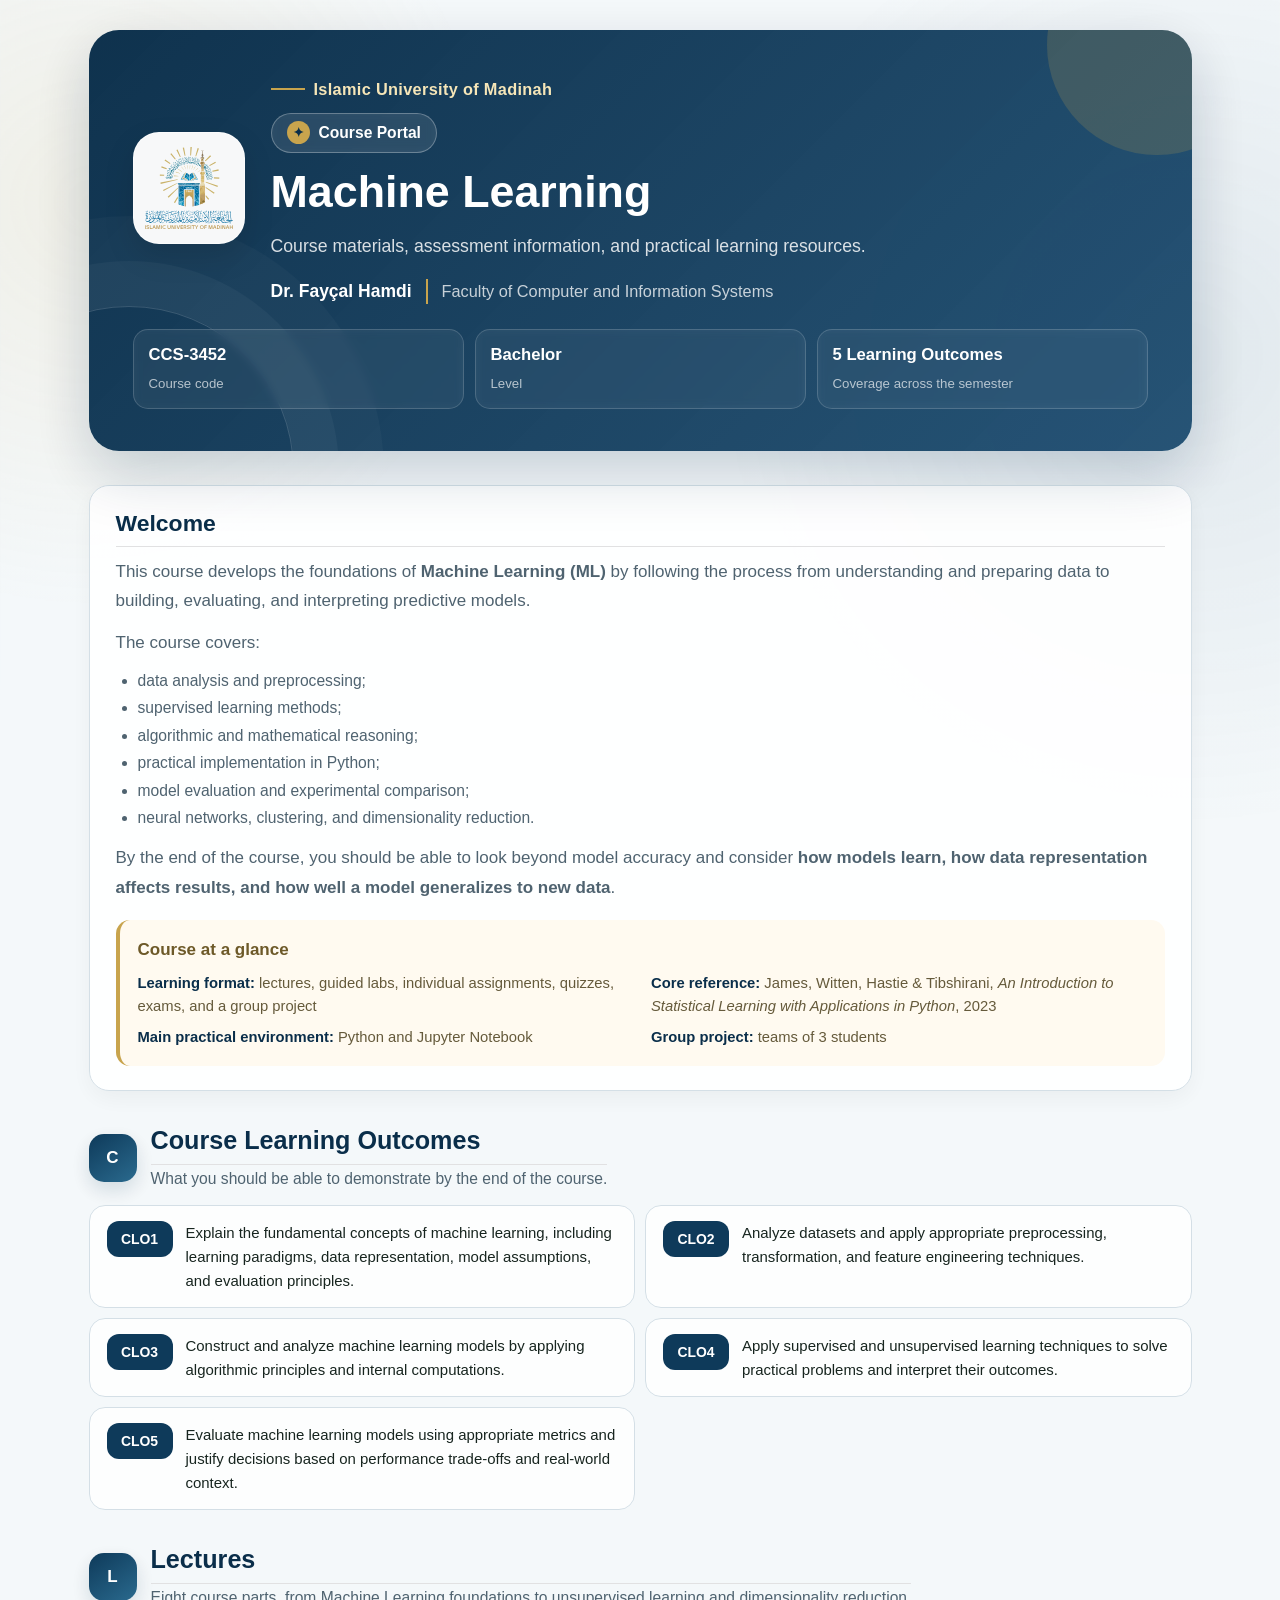
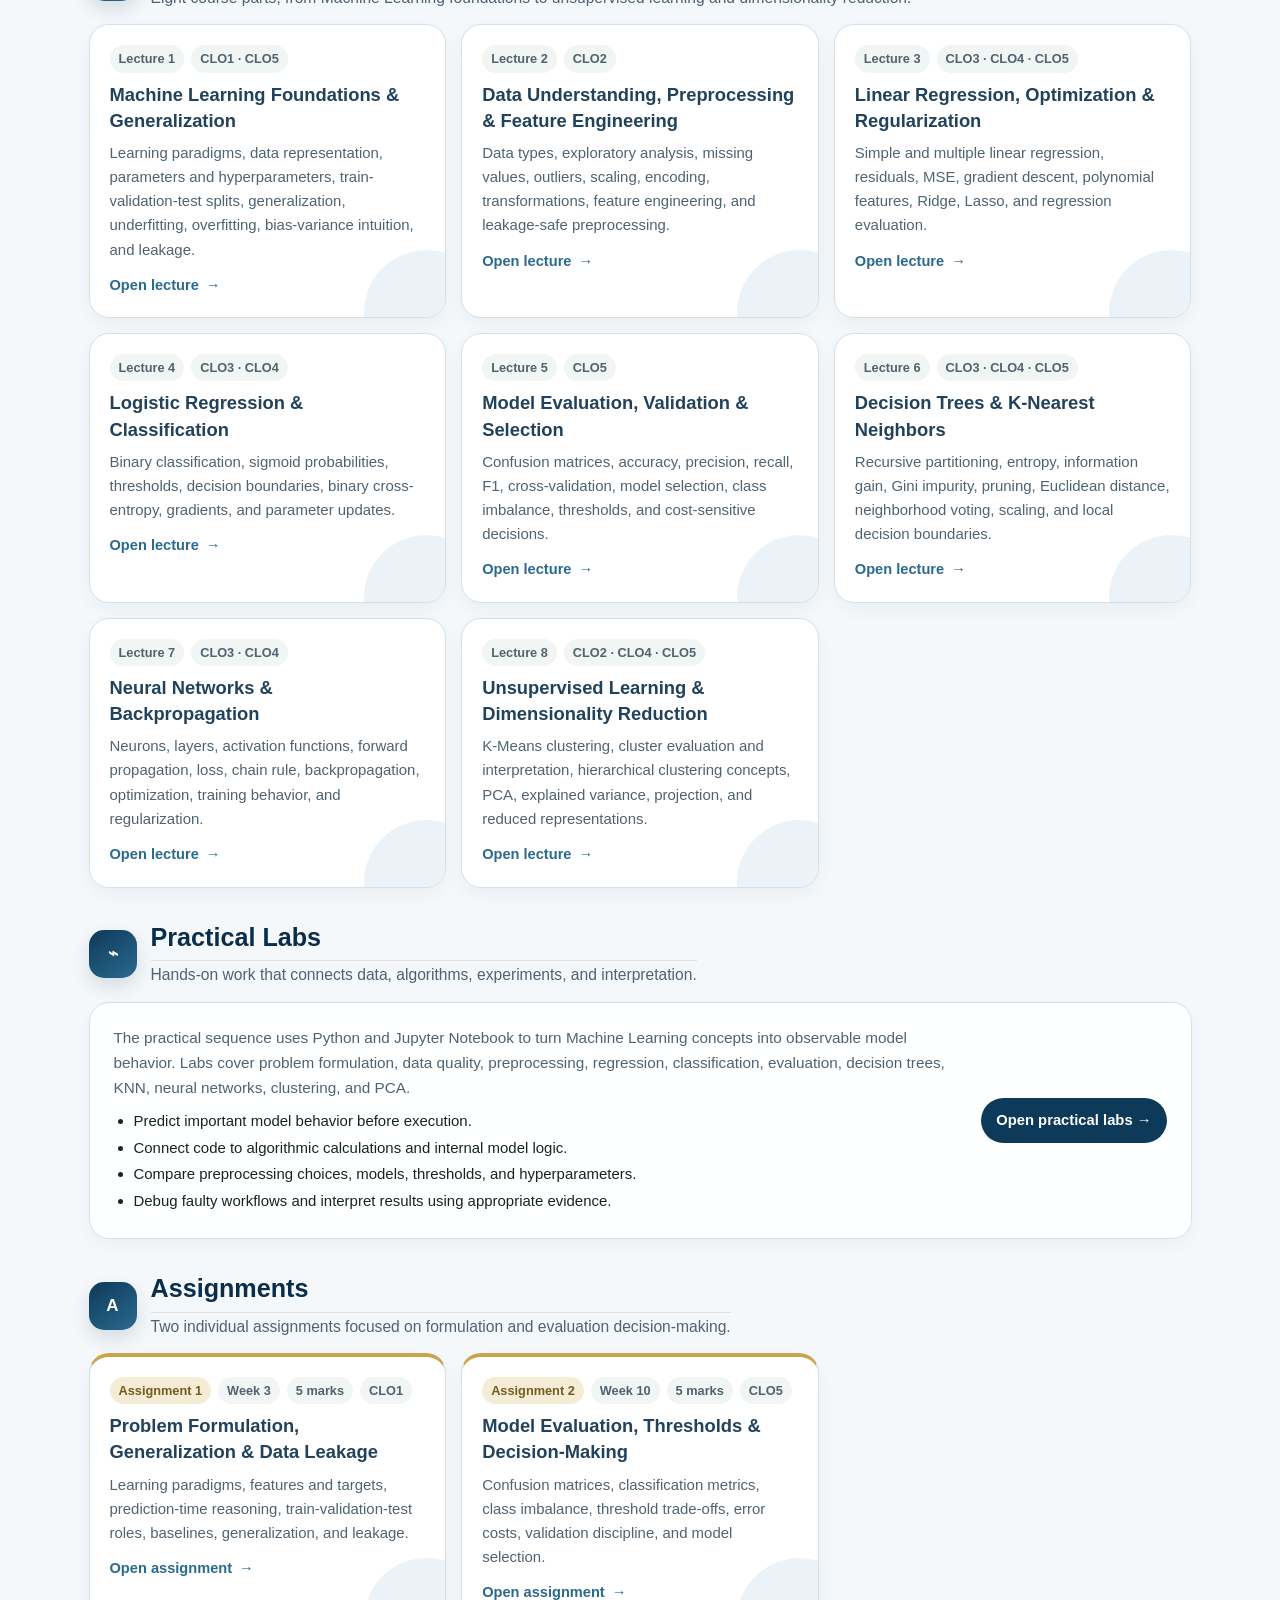
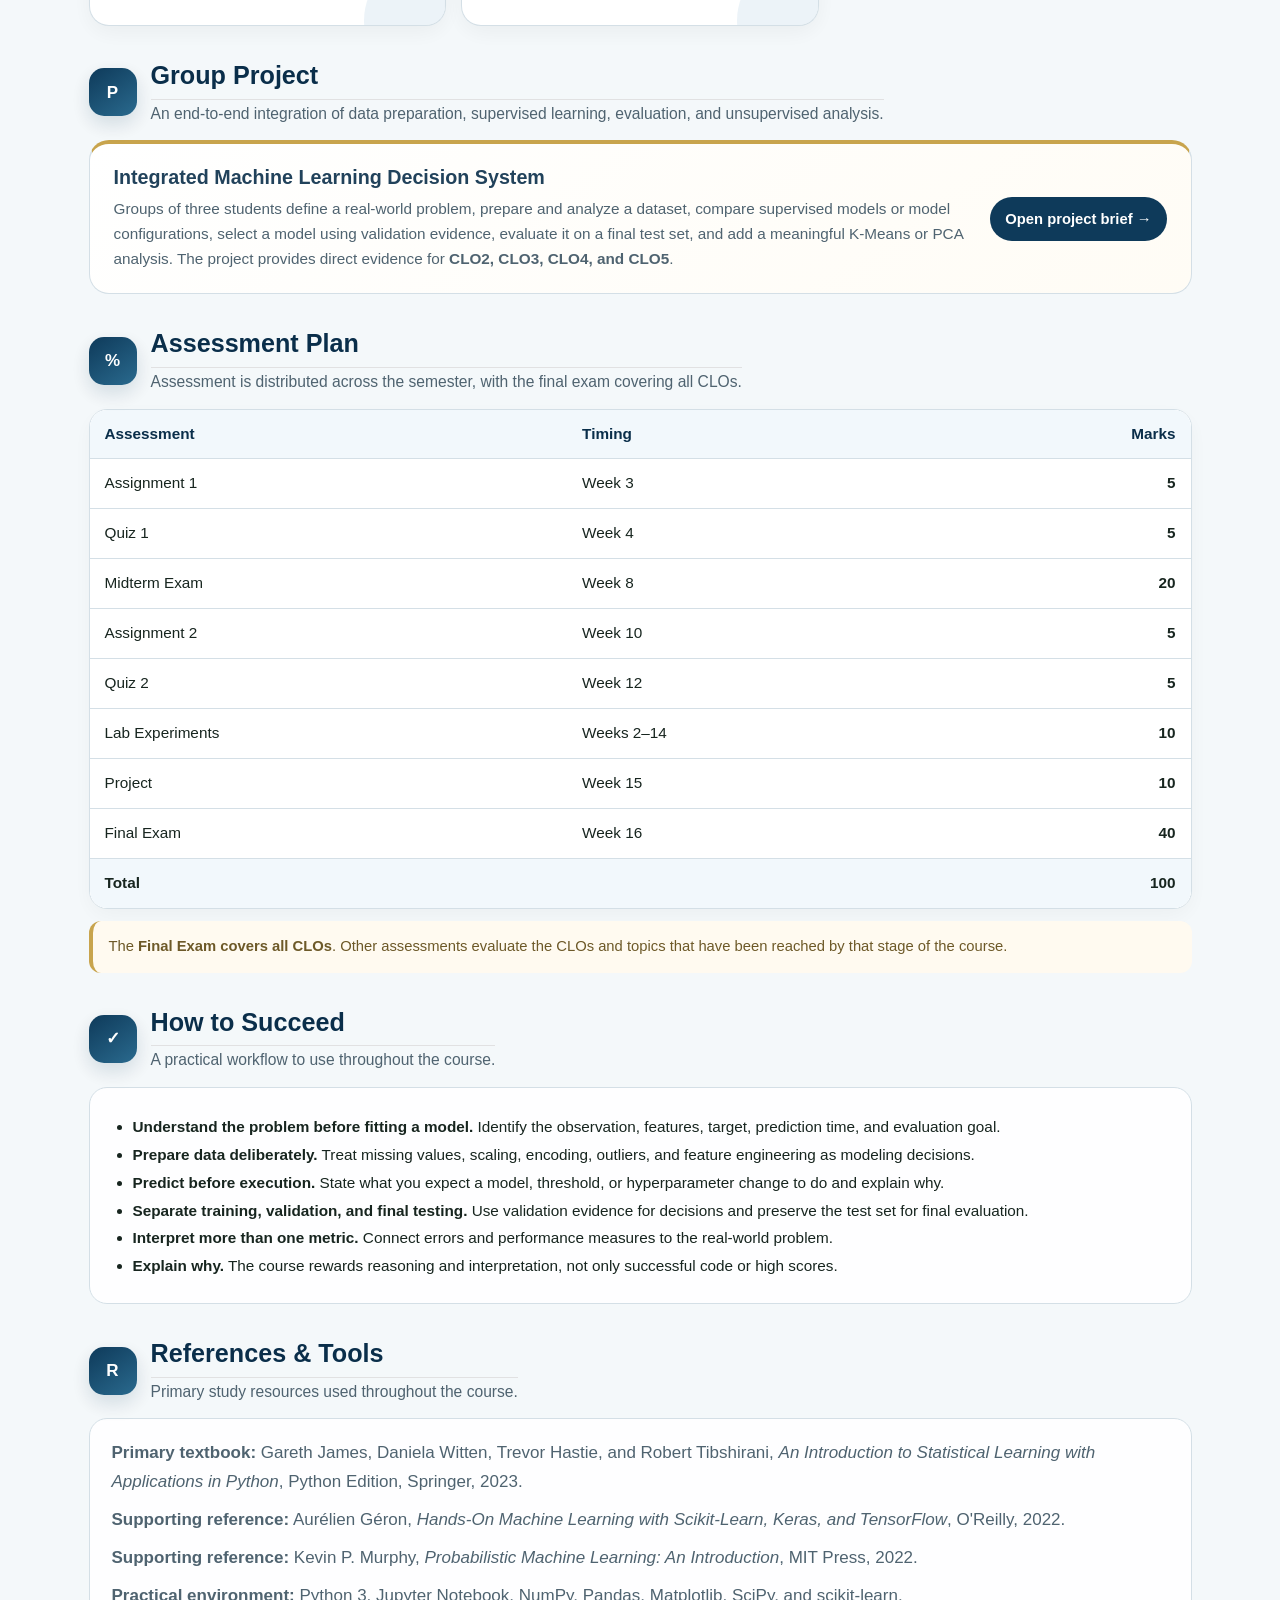
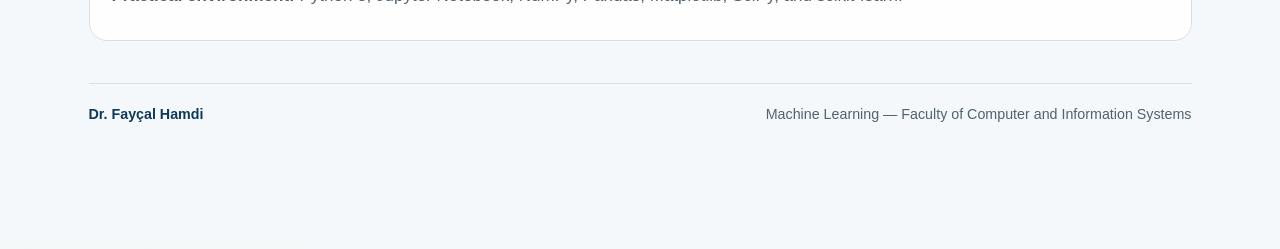
<file: index.html>
<!DOCTYPE html>
<html xmlns="http://www.w3.org/1999/xhtml" lang="en" xml:lang="en" dir="ltr"><head>

<meta charset="utf-8">
<meta name="generator" content="quarto-1.9.38">

<meta name="viewport" content="width=device-width, initial-scale=1.0, user-scalable=yes">


<title>Machine Learning</title>
<style>
/* Default styles provided by pandoc.
** See https://pandoc.org/MANUAL.html#variables-for-html for config info.
*/
code{white-space: pre-wrap;}
span.smallcaps{font-variant: small-caps;}
div.columns{display: flex; gap: min(4vw, 1.5em);}
div.column{flex: auto; overflow-x: auto;}
div.hanging-indent{margin-left: 1.5em; text-indent: -1.5em;}
ul.task-list{list-style: none;}
ul.task-list li input[type="checkbox"] {
  width: 0.8em;
  margin: 0 0.8em 0.2em -1em; /* quarto-specific, see https://github.com/quarto-dev/quarto-cli/issues/4556 */ 
  vertical-align: middle;
}
</style>


<script src="index_files/libs/clipboard/clipboard.min.js"></script>
<script src="index_files/libs/quarto-html/quarto.js" type="module"></script>
<script src="index_files/libs/quarto-html/tabsets/tabsets.js" type="module"></script>
<script src="index_files/libs/quarto-html/popper.min.js"></script>
<script src="index_files/libs/quarto-html/tippy.umd.min.js"></script>
<link href="index_files/libs/quarto-html/tippy.css" rel="stylesheet">
<link href="index_files/libs/quarto-html/quarto-syntax-highlighting-15634bcf2e68342d4ad2dfa704d543f6.css" rel="stylesheet" id="quarto-text-highlighting-styles">
<script src="index_files/libs/bootstrap/bootstrap.min.js"></script>
<link href="index_files/libs/bootstrap/bootstrap-icons.css" rel="stylesheet">
<link href="index_files/libs/bootstrap/bootstrap-2244a62d8207ad721db1ea9f3e48a014.min.css" rel="stylesheet" append-hash="true" id="quarto-bootstrap" data-mode="light">
<style>html{ scroll-behavior: smooth; }</style>


</head>

<body class="quarto-light">

<div id="quarto-content" class="page-columns page-rows-contents page-layout-full">

<main class="content column-page" id="quarto-document-content">

<header id="title-block-header" class="quarto-title-block default">
<div class="quarto-title">
<h1 class="title">Machine Learning</h1>
</div>



<div class="quarto-title-meta column-page">

    
  
    
  </div>
  


</header>


<div class="iu-course">

  <header class="iu-hero">
    <div class="iu-hero__top">
      <div class="iu-logo-wrap">
        <img class="iu-logo" src="_style/iu_logo.svg" alt="Islamic University of Madinah logo">
      </div>

      <div>
        <div class="iu-eyebrow">Islamic University of Madinah</div>

        <div class="iu-course-type">
          <span class="iu-course-type__icon">✦</span>
          <span>Course Portal</span>
        </div>

        <h1>Machine Learning</h1>

        <p class="iu-hero__subtitle">
          Course materials, assessment information, and practical learning resources.
        </p>

        <div class="iu-instructor">
          <strong>Dr. Fayçal Hamdi</strong>
          <span>Faculty of Computer and Information Systems</span>
        </div>
      </div>
    </div>

    <div class="iu-page-meta-grid">
      <div class="iu-page-meta-card">
        <strong>CCS-3452</strong>
        <span>Course code</span>
      </div>
      <div class="iu-page-meta-card">
        <strong>Bachelor</strong>
        <span>Level</span>
      </div>
      <div class="iu-page-meta-card">
        <strong>5 Learning Outcomes</strong>
        <span>Coverage across the semester</span>
      </div>
    </div>
  </header>

  <section class="course-section">
    <div class="welcome-panel">
      <h2>Welcome</h2>

      <p>
        This course develops the foundations of <strong>Machine Learning (ML)</strong>
        by following the process from understanding and preparing data to building,
        evaluating, and interpreting predictive models.
      </p>

      <p>The course covers:</p>

      <ul>
        <li>data analysis and preprocessing;</li>
        <li>supervised learning methods;</li>
        <li>algorithmic and mathematical reasoning;</li>
        <li>practical implementation in Python;</li>
        <li>model evaluation and experimental comparison;</li>
        <li>neural networks, clustering, and dimensionality reduction.</li>
      </ul>

      <p>
        By the end of the course, you should be able to look beyond model accuracy and consider
        <strong>how models learn, how data representation affects results, and how well a model generalizes to new data</strong>.
      </p>

      <div class="course-glance">
        <div class="course-glance__title">Course at a glance</div>
        <div class="glance-grid">
          <div class="glance-item"><strong>Learning format:</strong> lectures, guided labs, individual assignments, quizzes, exams, and a group project</div>
          <div class="glance-item"><strong>Core reference:</strong> James, Witten, Hastie &amp; Tibshirani, <em>An Introduction to Statistical Learning with Applications in Python</em>, 2023</div>
          <div class="glance-item"><strong>Main practical environment:</strong> Python and Jupyter Notebook</div>
          <div class="glance-item"><strong>Group project:</strong> teams of 3 students</div>
        </div>
      </div>
    </div>
  </section>

  <section class="course-section">
    <div class="section-heading">
      <div class="section-icon">C</div>
      <div>
        <h2>Course Learning Outcomes</h2>
        <p>What you should be able to demonstrate by the end of the course.</p>
      </div>
    </div>

    <div class="clo-grid">
      <div class="clo-item">
        <div class="clo-badge">CLO1</div>
        <p>Explain the fundamental concepts of machine learning, including learning paradigms, data representation, model assumptions, and evaluation principles.</p>
      </div>

      <div class="clo-item">
        <div class="clo-badge">CLO2</div>
        <p>Analyze datasets and apply appropriate preprocessing, transformation, and feature engineering techniques.</p>
      </div>

      <div class="clo-item">
        <div class="clo-badge">CLO3</div>
        <p>Construct and analyze machine learning models by applying algorithmic principles and internal computations.</p>
      </div>

      <div class="clo-item">
        <div class="clo-badge">CLO4</div>
        <p>Apply supervised and unsupervised learning techniques to solve practical problems and interpret their outcomes.</p>
      </div>

      <div class="clo-item">
        <div class="clo-badge">CLO5</div>
        <p>Evaluate machine learning models using appropriate metrics and justify decisions based on performance trade-offs and real-world context.</p>
      </div>
    </div>
  </section>

  <section class="course-section">
    <div class="section-heading">
      <div class="section-icon">L</div>
      <div>
        <h2>Lectures</h2>
        <p>Eight course parts, from Machine Learning foundations to unsupervised learning and dimensionality reduction.</p>
      </div>
    </div>

    <div class="card-grid">
      <a class="link-card" href="lectures/lecture1_ml_foundations_generalization.pdf">
        <div class="link-card__meta">
          <span class="meta-pill">Lecture 1</span>
          <span class="meta-pill">CLO1 · CLO5</span>
        </div>
        <h3>Machine Learning Foundations &amp; Generalization</h3>
        <p>Learning paradigms, data representation, parameters and hyperparameters, train-validation-test splits, generalization, underfitting, overfitting, bias-variance intuition, and leakage.</p>
        <span class="link-card__action">Open lecture</span>
      </a>

      <a class="link-card" href="lectures/lecture2_ml_data_preprocessing_feature_engineering.pdf">
        <div class="link-card__meta">
          <span class="meta-pill">Lecture 2</span>
          <span class="meta-pill">CLO2</span>
        </div>
        <h3>Data Understanding, Preprocessing &amp; Feature Engineering</h3>
        <p>Data types, exploratory analysis, missing values, outliers, scaling, encoding, transformations, feature engineering, and leakage-safe preprocessing.</p>
        <span class="link-card__action">Open lecture</span>
      </a>

      <a class="link-card" href="lectures/lecture3_ml_linear_regression_optimization_regularization.pdf">
        <div class="link-card__meta">
          <span class="meta-pill">Lecture 3</span>
          <span class="meta-pill">CLO3 · CLO4 · CLO5</span>
        </div>
        <h3>Linear Regression, Optimization &amp; Regularization</h3>
        <p>Simple and multiple linear regression, residuals, MSE, gradient descent, polynomial features, Ridge, Lasso, and regression evaluation.</p>
        <span class="link-card__action">Open lecture</span>
      </a>

      <a class="link-card" href="lectures/lecture4_ml_logistic_regression_classification.pdf">
        <div class="link-card__meta">
          <span class="meta-pill">Lecture 4</span>
          <span class="meta-pill">CLO3 · CLO4</span>
        </div>
        <h3>Logistic Regression &amp; Classification</h3>
        <p>Binary classification, sigmoid probabilities, thresholds, decision boundaries, binary cross-entropy, gradients, and parameter updates.</p>
        <span class="link-card__action">Open lecture</span>
      </a>

      <a class="link-card" href="lectures/lecture5_ml_model_evaluation_validation_selection.pdf">
        <div class="link-card__meta">
          <span class="meta-pill">Lecture 5</span>
          <span class="meta-pill">CLO5</span>
        </div>
        <h3>Model Evaluation, Validation &amp; Selection</h3>
        <p>Confusion matrices, accuracy, precision, recall, F1, cross-validation, model selection, class imbalance, thresholds, and cost-sensitive decisions.</p>
        <span class="link-card__action">Open lecture</span>
      </a>

      <a class="link-card" href="lectures/lecture6_ml_decision_trees_knn.pdf">
        <div class="link-card__meta">
          <span class="meta-pill">Lecture 6</span>
          <span class="meta-pill">CLO3 · CLO4 · CLO5</span>
        </div>
        <h3>Decision Trees &amp; K-Nearest Neighbors</h3>
        <p>Recursive partitioning, entropy, information gain, Gini impurity, pruning, Euclidean distance, neighborhood voting, scaling, and local decision boundaries.</p>
        <span class="link-card__action">Open lecture</span>
      </a>

      <a class="link-card" href="lectures/lecture7_ml_neural_networks_backpropagation.pdf">
        <div class="link-card__meta">
          <span class="meta-pill">Lecture 7</span>
          <span class="meta-pill">CLO3 · CLO4</span>
        </div>
        <h3>Neural Networks &amp; Backpropagation</h3>
        <p>Neurons, layers, activation functions, forward propagation, loss, chain rule, backpropagation, optimization, training behavior, and regularization.</p>
        <span class="link-card__action">Open lecture</span>
      </a>

      <a class="link-card" href="lectures/lecture8_ml_unsupervised_learning_dimensionality_reduction.pdf">
        <div class="link-card__meta">
          <span class="meta-pill">Lecture 8</span>
          <span class="meta-pill">CLO2 · CLO4 · CLO5</span>
        </div>
        <h3>Unsupervised Learning &amp; Dimensionality Reduction</h3>
        <p>K-Means clustering, cluster evaluation and interpretation, hierarchical clustering concepts, PCA, explained variance, projection, and reduced representations.</p>
        <span class="link-card__action">Open lecture</span>
      </a>
    </div>
  </section>

  <section class="course-section">
    <div class="section-heading">
      <div class="section-icon">⌁</div>
      <div>
        <h2>Practical Labs</h2>
        <p>Hands-on work that connects data, algorithms, experiments, and interpretation.</p>
      </div>
    </div>

    <div class="labs-box">
      <div>
        <p>
          The practical sequence uses Python and Jupyter Notebook to turn Machine Learning concepts into
          observable model behavior. Labs cover problem formulation, data quality, preprocessing, regression,
          classification, evaluation, decision trees, KNN, neural networks, clustering, and PCA.
        </p>
        <ul>
          <li>Predict important model behavior before execution.</li>
          <li>Connect code to algorithmic calculations and internal model logic.</li>
          <li>Compare preprocessing choices, models, thresholds, and hyperparameters.</li>
          <li>Debug faulty workflows and interpret results using appropriate evidence.</li>
        </ul>
      </div>

      <a class="labs-button" href="labs/">Open practical labs →</a>
    </div>
  </section>

  <section class="course-section">
    <div class="section-heading">
      <div class="section-icon">A</div>
      <div>
        <h2>Assignments</h2>
        <p>Two individual assignments focused on formulation and evaluation decision-making.</p>
      </div>
    </div>

    <div class="card-grid">
      <a class="link-card link-card--gold" href="assignments/assignment1/">
        <div class="link-card__meta">
          <span class="meta-pill meta-pill--gold">Assignment 1</span>
          <span class="meta-pill">Week 3</span>
          <span class="meta-pill">5 marks</span>
          <span class="meta-pill">CLO1</span>
        </div>
        <h3>Problem Formulation, Generalization &amp; Data Leakage</h3>
        <p>Learning paradigms, features and targets, prediction-time reasoning, train-validation-test roles, baselines, generalization, and leakage.</p>
        <span class="link-card__action">Open assignment</span>
      </a>

      <a class="link-card link-card--gold" href="assignments/assignment2/">
        <div class="link-card__meta">
          <span class="meta-pill meta-pill--gold">Assignment 2</span>
          <span class="meta-pill">Week 10</span>
          <span class="meta-pill">5 marks</span>
          <span class="meta-pill">CLO5</span>
        </div>
        <h3>Model Evaluation, Thresholds &amp; Decision-Making</h3>
        <p>Confusion matrices, classification metrics, class imbalance, threshold trade-offs, error costs, validation discipline, and model selection.</p>
        <span class="link-card__action">Open assignment</span>
      </a>
    </div>
  </section>

  <section class="course-section">
    <div class="section-heading">
      <div class="section-icon">P</div>
      <div>
        <h2>Group Project</h2>
        <p>An end-to-end integration of data preparation, supervised learning, evaluation, and unsupervised analysis.</p>
      </div>
    </div>

    <div class="project-box">
      <div>
        <h3>Integrated Machine Learning Decision System</h3>
        <p>
          Groups of three students define a real-world problem, prepare and analyze a dataset,
          compare supervised models or model configurations, select a model using validation evidence,
          evaluate it on a final test set, and add a meaningful K-Means or PCA analysis.
          The project provides direct evidence for <strong>CLO2, CLO3, CLO4, and CLO5</strong>.
        </p>
      </div>

      <a class="project-button" href="project/">Open project brief →</a>
    </div>
  </section>

  <section class="course-section">
    <div class="section-heading">
      <div class="section-icon">%</div>
      <div>
        <h2>Assessment Plan</h2>
        <p>Assessment is distributed across the semester, with the final exam covering all CLOs.</p>
      </div>
    </div>

    <div class="assessment-wrap">
      <div class="assessment-scroll">
      
<table class="assessment-table caption-top table">
<thead>
<tr class="header">
<th data-quarto-table-cell-role="th">Assessment</th>
<th data-quarto-table-cell-role="th">Timing</th>
<th data-quarto-table-cell-role="th">Marks</th>
</tr>
</thead>
<tbody>
<tr class="odd">
<td>Assignment 1</td>
<td>Week 3</td>
<td>5</td>
</tr>
<tr class="even">
<td>Quiz 1</td>
<td>Week 4</td>
<td>5</td>
</tr>
<tr class="odd">
<td>Midterm Exam</td>
<td>Week 8</td>
<td>20</td>
</tr>
<tr class="even">
<td>Assignment 2</td>
<td>Week 10</td>
<td>5</td>
</tr>
<tr class="odd">
<td>Quiz 2</td>
<td>Week 12</td>
<td>5</td>
</tr>
<tr class="even">
<td>Lab Experiments</td>
<td>Weeks 2–14</td>
<td>10</td>
</tr>
<tr class="odd">
<td>Project</td>
<td>Week 15</td>
<td>10</td>
</tr>
<tr class="even">
<td>Final Exam</td>
<td>Week 16</td>
<td>40</td>
</tr>
<tr class="odd">
<td><strong>Total</strong></td>
<td></td>
<td><strong>100</strong></td>
</tr>
</tbody>
</table>

      </div>
    </div>

    <div class="note-strip">
      The <strong>Final Exam covers all CLOs</strong>. Other assessments evaluate the CLOs and
      topics that have been reached by that stage of the course.
    </div>
  </section>

  <section class="course-section">
    <div class="section-heading">
      <div class="section-icon">✓</div>
      <div>
        <h2>How to Succeed</h2>
        <p>A practical workflow to use throughout the course.</p>
      </div>
    </div>

    <div class="simple-panel">
      <ul>
        <li><strong>Understand the problem before fitting a model.</strong> Identify the observation, features, target, prediction time, and evaluation goal.</li>
        <li><strong>Prepare data deliberately.</strong> Treat missing values, scaling, encoding, outliers, and feature engineering as modeling decisions.</li>
        <li><strong>Predict before execution.</strong> State what you expect a model, threshold, or hyperparameter change to do and explain why.</li>
        <li><strong>Separate training, validation, and final testing.</strong> Use validation evidence for decisions and preserve the test set for final evaluation.</li>
        <li><strong>Interpret more than one metric.</strong> Connect errors and performance measures to the real-world problem.</li>
        <li><strong>Explain why.</strong> The course rewards reasoning and interpretation, not only successful code or high scores.</li>
      </ul>
    </div>
  </section>

  <section class="course-section">
    <div class="section-heading">
      <div class="section-icon">R</div>
      <div>
        <h2>References &amp; Tools</h2>
        <p>Primary study resources used throughout the course.</p>
      </div>
    </div>

    <div class="simple-panel">
      <p>
        <strong>Primary textbook:</strong> Gareth James, Daniela Witten, Trevor Hastie, and Robert Tibshirani,
        <em>An Introduction to Statistical Learning with Applications in Python</em>,
        Python Edition, Springer, 2023.
      </p>

      <p>
        <strong>Supporting reference:</strong> Aurélien Géron,
        <em>Hands-On Machine Learning with Scikit-Learn, Keras, and TensorFlow</em>,
        O'Reilly, 2022.
      </p>

      <p>
        <strong>Supporting reference:</strong> Kevin P. Murphy,
        <em>Probabilistic Machine Learning: An Introduction</em>,
        MIT Press, 2022.
      </p>

      <p>
        <strong>Practical environment:</strong> Python 3, Jupyter Notebook, NumPy, Pandas,
        Matplotlib, SciPy, and scikit-learn.
      </p>
    </div>
  </section>

  <footer class="iu-footer">
    <div class="iu-footer__main">
      <span><strong>Dr. Fayçal Hamdi</strong></span>
      <span>Machine Learning — Faculty of Computer and Information Systems</span>
    </div>
  </footer>

</div>

</main>
<!-- /main column -->
<script id="quarto-html-after-body" type="application/javascript">
  window.document.addEventListener("DOMContentLoaded", function (event) {
    const isCodeAnnotation = (el) => {
      for (const clz of el.classList) {
        if (clz.startsWith('code-annotation-')) {                     
          return true;
        }
      }
      return false;
    }
    const onCopySuccess = function(e) {
      // button target
      const button = e.trigger;
      // don't keep focus
      button.blur();
      // flash "checked"
      button.classList.add('code-copy-button-checked');
      var currentTitle = button.getAttribute("title");
      button.setAttribute("title", "Copied!");
      let tooltip;
      if (window.bootstrap) {
        button.setAttribute("data-bs-toggle", "tooltip");
        button.setAttribute("data-bs-placement", "left");
        button.setAttribute("data-bs-title", "Copied!");
        tooltip = new bootstrap.Tooltip(button, 
          { trigger: "manual", 
            customClass: "code-copy-button-tooltip",
            offset: [0, -8]});
        tooltip.show();    
      }
      setTimeout(function() {
        if (tooltip) {
          tooltip.hide();
          button.removeAttribute("data-bs-title");
          button.removeAttribute("data-bs-toggle");
          button.removeAttribute("data-bs-placement");
        }
        button.setAttribute("title", currentTitle);
        button.classList.remove('code-copy-button-checked');
      }, 1000);
      // clear code selection
      e.clearSelection();
    }
    const getTextToCopy = function(trigger) {
      const outerScaffold = trigger.parentElement.cloneNode(true);
      const codeEl = outerScaffold.querySelector('code');
      for (const childEl of codeEl.children) {
        if (isCodeAnnotation(childEl)) {
          childEl.remove();
        }
      }
      return codeEl.innerText;
    }
    const clipboard = new window.ClipboardJS('.code-copy-button:not([data-in-quarto-modal])', {
      text: getTextToCopy
    });
    clipboard.on('success', onCopySuccess);
    if (window.document.getElementById('quarto-embedded-source-code-modal')) {
      const clipboardModal = new window.ClipboardJS('.code-copy-button[data-in-quarto-modal]', {
        text: getTextToCopy,
        container: window.document.getElementById('quarto-embedded-source-code-modal')
      });
      clipboardModal.on('success', onCopySuccess);
    }
      var localhostRegex = new RegExp(/^(?:http|https):\/\/localhost\:?[0-9]*\//);
      var mailtoRegex = new RegExp(/^mailto:/);
        var filterRegex = new RegExp('/' + window.location.host + '/');
      var isInternal = (href) => {
          return filterRegex.test(href) || localhostRegex.test(href) || mailtoRegex.test(href);
      }
      // Inspect non-navigation links and adorn them if external
     var links = window.document.querySelectorAll('a[href]:not(.nav-link):not(.navbar-brand):not(.toc-action):not(.sidebar-link):not(.sidebar-item-toggle):not(.pagination-link):not(.no-external):not([aria-hidden]):not(.dropdown-item):not(.quarto-navigation-tool):not(.about-link)');
      for (var i=0; i<links.length; i++) {
        const link = links[i];
        if (!isInternal(link.href)) {
          // undo the damage that might have been done by quarto-nav.js in the case of
          // links that we want to consider external
          if (link.dataset.originalHref !== undefined) {
            link.href = link.dataset.originalHref;
          }
        }
      }
    function tippyHover(el, contentFn, onTriggerFn, onUntriggerFn) {
      const config = {
        allowHTML: true,
        maxWidth: 500,
        delay: 100,
        arrow: false,
        appendTo: function(el) {
            return el.parentElement;
        },
        interactive: true,
        interactiveBorder: 10,
        theme: 'quarto',
        placement: 'bottom-start',
      };
      if (contentFn) {
        config.content = contentFn;
      }
      if (onTriggerFn) {
        config.onTrigger = onTriggerFn;
      }
      if (onUntriggerFn) {
        config.onUntrigger = onUntriggerFn;
      }
      window.tippy(el, config); 
    }
    const noterefs = window.document.querySelectorAll('a[role="doc-noteref"]');
    for (var i=0; i<noterefs.length; i++) {
      const ref = noterefs[i];
      tippyHover(ref, function() {
        // use id or data attribute instead here
        let href = ref.getAttribute('data-footnote-href') || ref.getAttribute('href');
        try { href = new URL(href).hash; } catch {}
        const id = href.replace(/^#\/?/, "");
        const note = window.document.getElementById(id);
        if (note) {
          return note.innerHTML;
        } else {
          return "";
        }
      });
    }
    const xrefs = window.document.querySelectorAll('a.quarto-xref');
    const processXRef = (id, note) => {
      // Strip column container classes
      const stripColumnClz = (el) => {
        el.classList.remove("page-full", "page-columns");
        if (el.children) {
          for (const child of el.children) {
            stripColumnClz(child);
          }
        }
      }
      stripColumnClz(note)
      if (id === null || id.startsWith('sec-')) {
        // Special case sections, only their first couple elements
        const container = document.createElement("div");
        if (note.children && note.children.length > 2) {
          container.appendChild(note.children[0].cloneNode(true));
          for (let i = 1; i < note.children.length; i++) {
            const child = note.children[i];
            if (child.tagName === "P" && child.innerText === "") {
              continue;
            } else {
              container.appendChild(child.cloneNode(true));
              break;
            }
          }
          if (window.Quarto?.typesetMath) {
            window.Quarto.typesetMath(container);
          }
          return container.innerHTML
        } else {
          if (window.Quarto?.typesetMath) {
            window.Quarto.typesetMath(note);
          }
          return note.innerHTML;
        }
      } else {
        // Remove any anchor links if they are present
        const anchorLink = note.querySelector('a.anchorjs-link');
        if (anchorLink) {
          anchorLink.remove();
        }
        if (window.Quarto?.typesetMath) {
          window.Quarto.typesetMath(note);
        }
        if (note.classList.contains("callout")) {
          return note.outerHTML;
        } else {
          return note.innerHTML;
        }
      }
    }
    for (var i=0; i<xrefs.length; i++) {
      const xref = xrefs[i];
      tippyHover(xref, undefined, function(instance) {
        instance.disable();
        let url = xref.getAttribute('href');
        let hash = undefined; 
        if (url.startsWith('#')) {
          hash = url;
        } else {
          try { hash = new URL(url).hash; } catch {}
        }
        if (hash) {
          const id = hash.replace(/^#\/?/, "");
          const note = window.document.getElementById(id);
          if (note !== null) {
            try {
              const html = processXRef(id, note.cloneNode(true));
              instance.setContent(html);
            } finally {
              instance.enable();
              instance.show();
            }
          } else {
            // See if we can fetch this
            fetch(url.split('#')[0])
            .then(res => res.text())
            .then(html => {
              const parser = new DOMParser();
              const htmlDoc = parser.parseFromString(html, "text/html");
              const note = htmlDoc.getElementById(id);
              if (note !== null) {
                const html = processXRef(id, note);
                instance.setContent(html);
              } 
            }).finally(() => {
              instance.enable();
              instance.show();
            });
          }
        } else {
          // See if we can fetch a full url (with no hash to target)
          // This is a special case and we should probably do some content thinning / targeting
          fetch(url)
          .then(res => res.text())
          .then(html => {
            const parser = new DOMParser();
            const htmlDoc = parser.parseFromString(html, "text/html");
            const note = htmlDoc.querySelector('main.content');
            if (note !== null) {
              // This should only happen for chapter cross references
              // (since there is no id in the URL)
              // remove the first header
              if (note.children.length > 0 && note.children[0].tagName === "HEADER") {
                note.children[0].remove();
              }
              const html = processXRef(null, note);
              instance.setContent(html);
            } 
          }).finally(() => {
            instance.enable();
            instance.show();
          });
        }
      }, function(instance) {
      });
    }
        let selectedAnnoteEl;
        const selectorForAnnotation = ( cell, annotation) => {
          let cellAttr = 'data-code-cell="' + cell + '"';
          let lineAttr = 'data-code-annotation="' +  annotation + '"';
          const selector = 'span[' + cellAttr + '][' + lineAttr + ']';
          return selector;
        }
        const selectCodeLines = (annoteEl) => {
          const doc = window.document;
          const targetCell = annoteEl.getAttribute("data-target-cell");
          const targetAnnotation = annoteEl.getAttribute("data-target-annotation");
          const annoteSpan = window.document.querySelector(selectorForAnnotation(targetCell, targetAnnotation));
          const lines = annoteSpan.getAttribute("data-code-lines").split(",");
          const lineIds = lines.map((line) => {
            return targetCell + "-" + line;
          })
          let top = null;
          let height = null;
          let parent = null;
          if (lineIds.length > 0) {
              //compute the position of the single el (top and bottom and make a div)
              const el = window.document.getElementById(lineIds[0]);
              top = el.offsetTop;
              height = el.offsetHeight;
              parent = el.parentElement.parentElement;
            if (lineIds.length > 1) {
              const lastEl = window.document.getElementById(lineIds[lineIds.length - 1]);
              const bottom = lastEl.offsetTop + lastEl.offsetHeight;
              height = bottom - top;
            }
            if (top !== null && height !== null && parent !== null) {
              // cook up a div (if necessary) and position it 
              let div = window.document.getElementById("code-annotation-line-highlight");
              if (div === null) {
                div = window.document.createElement("div");
                div.setAttribute("id", "code-annotation-line-highlight");
                div.style.position = 'absolute';
                parent.appendChild(div);
              }
              div.style.top = top - 2 + "px";
              div.style.height = height + 4 + "px";
              div.style.left = 0;
              let gutterDiv = window.document.getElementById("code-annotation-line-highlight-gutter");
              if (gutterDiv === null) {
                gutterDiv = window.document.createElement("div");
                gutterDiv.setAttribute("id", "code-annotation-line-highlight-gutter");
                gutterDiv.style.position = 'absolute';
                const codeCell = window.document.getElementById(targetCell);
                const gutter = codeCell.querySelector('.code-annotation-gutter');
                gutter.appendChild(gutterDiv);
              }
              gutterDiv.style.top = top - 2 + "px";
              gutterDiv.style.height = height + 4 + "px";
            }
            selectedAnnoteEl = annoteEl;
          }
        };
        const unselectCodeLines = () => {
          const elementsIds = ["code-annotation-line-highlight", "code-annotation-line-highlight-gutter"];
          elementsIds.forEach((elId) => {
            const div = window.document.getElementById(elId);
            if (div) {
              div.remove();
            }
          });
          selectedAnnoteEl = undefined;
        };
          // Handle positioning of the toggle
      window.addEventListener(
        "resize",
        throttle(() => {
          elRect = undefined;
          if (selectedAnnoteEl) {
            selectCodeLines(selectedAnnoteEl);
          }
        }, 10)
      );
      function throttle(fn, ms) {
      let throttle = false;
      let timer;
        return (...args) => {
          if(!throttle) { // first call gets through
              fn.apply(this, args);
              throttle = true;
          } else { // all the others get throttled
              if(timer) clearTimeout(timer); // cancel #2
              timer = setTimeout(() => {
                fn.apply(this, args);
                timer = throttle = false;
              }, ms);
          }
        };
      }
        // Attach click handler to the DT
        const annoteDls = window.document.querySelectorAll('dt[data-target-cell]');
        for (const annoteDlNode of annoteDls) {
          annoteDlNode.addEventListener('click', (event) => {
            const clickedEl = event.target;
            if (clickedEl !== selectedAnnoteEl) {
              unselectCodeLines();
              const activeEl = window.document.querySelector('dt[data-target-cell].code-annotation-active');
              if (activeEl) {
                activeEl.classList.remove('code-annotation-active');
              }
              selectCodeLines(clickedEl);
              clickedEl.classList.add('code-annotation-active');
            } else {
              // Unselect the line
              unselectCodeLines();
              clickedEl.classList.remove('code-annotation-active');
            }
          });
        }
    const findCites = (el) => {
      const parentEl = el.parentElement;
      if (parentEl) {
        const cites = parentEl.dataset.cites;
        if (cites) {
          return {
            el,
            cites: cites.split(' ')
          };
        } else {
          return findCites(el.parentElement)
        }
      } else {
        return undefined;
      }
    };
    var bibliorefs = window.document.querySelectorAll('a[role="doc-biblioref"]');
    for (var i=0; i<bibliorefs.length; i++) {
      const ref = bibliorefs[i];
      const citeInfo = findCites(ref);
      if (citeInfo) {
        tippyHover(citeInfo.el, function() {
          var popup = window.document.createElement('div');
          citeInfo.cites.forEach(function(cite) {
            var citeDiv = window.document.createElement('div');
            citeDiv.classList.add('hanging-indent');
            citeDiv.classList.add('csl-entry');
            var biblioDiv = window.document.getElementById('ref-' + cite);
            if (biblioDiv) {
              citeDiv.innerHTML = biblioDiv.innerHTML;
            }
            popup.appendChild(citeDiv);
          });
          return popup.innerHTML;
        });
      }
    }
  });
  </script>
</div> <!-- /content -->




<script src="index_files/libs/quarto-html/zenscroll-min.js"></script>
</body></html>
</file>
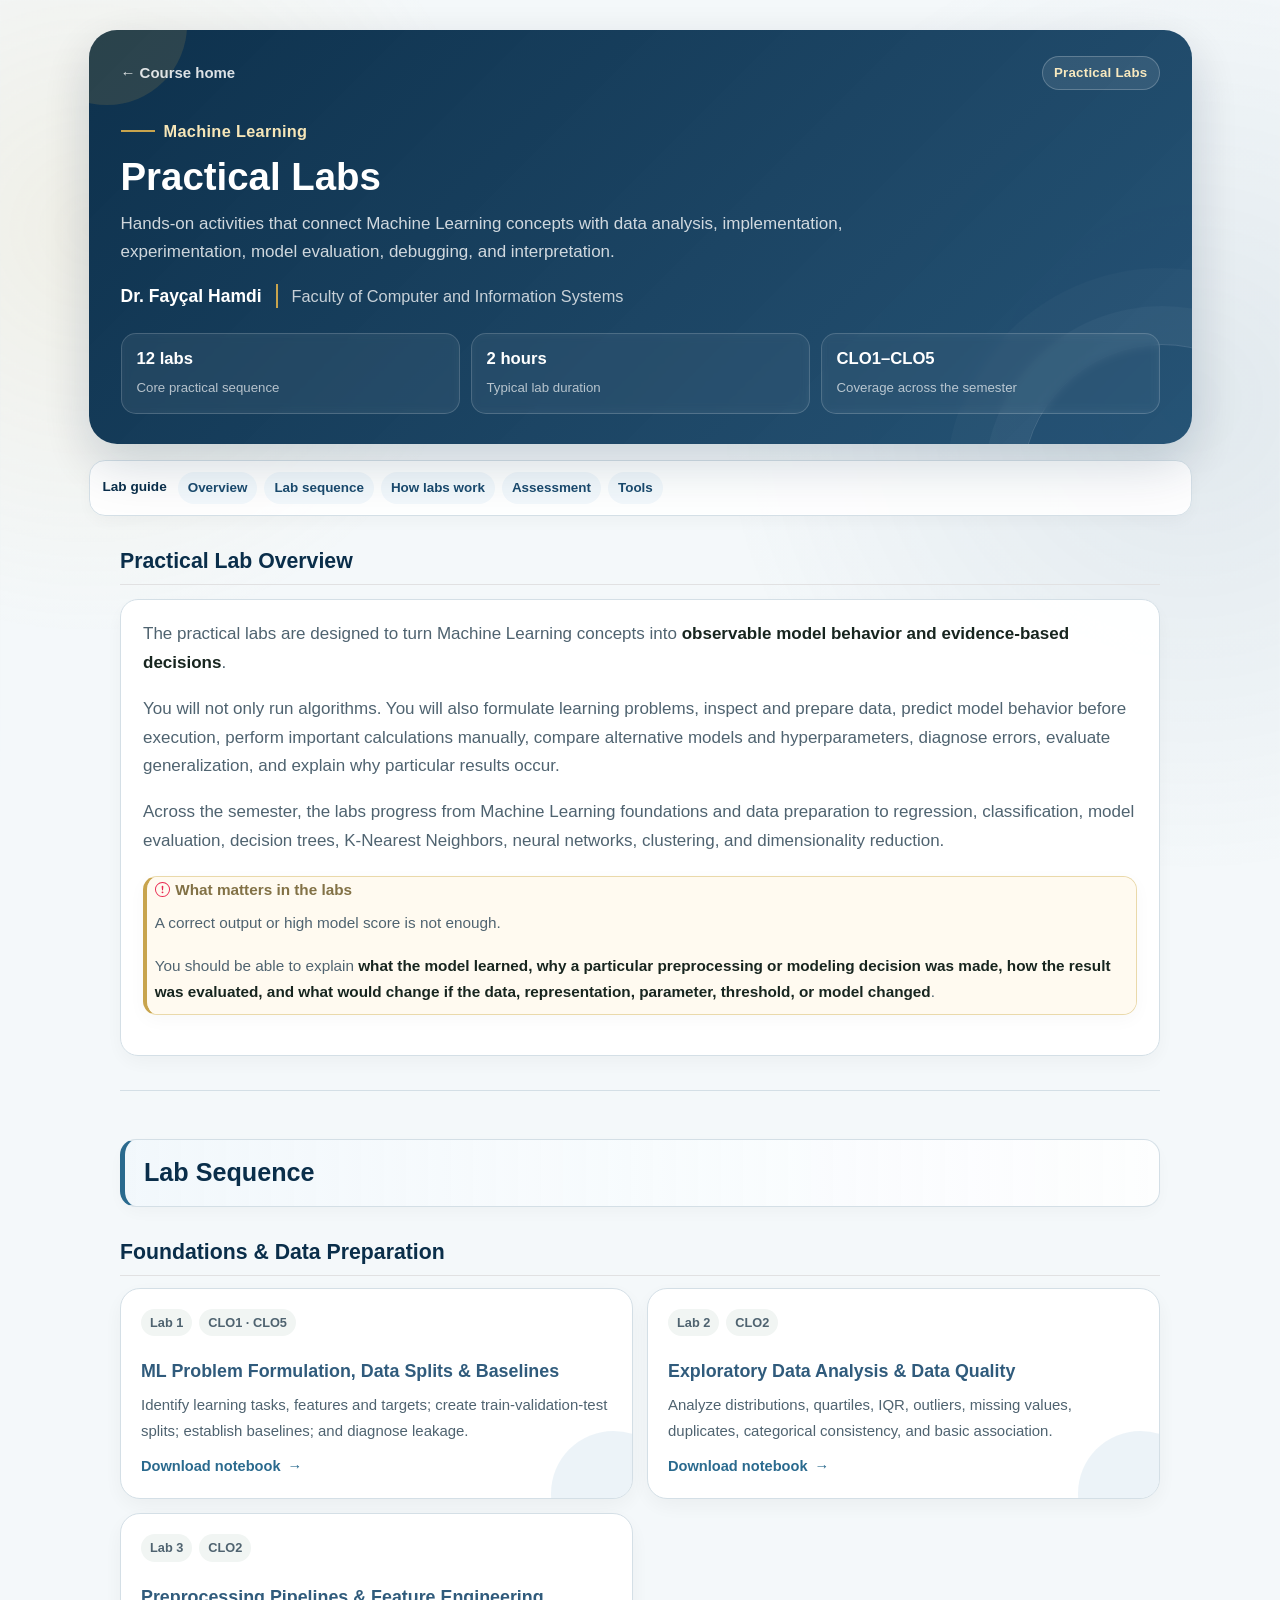
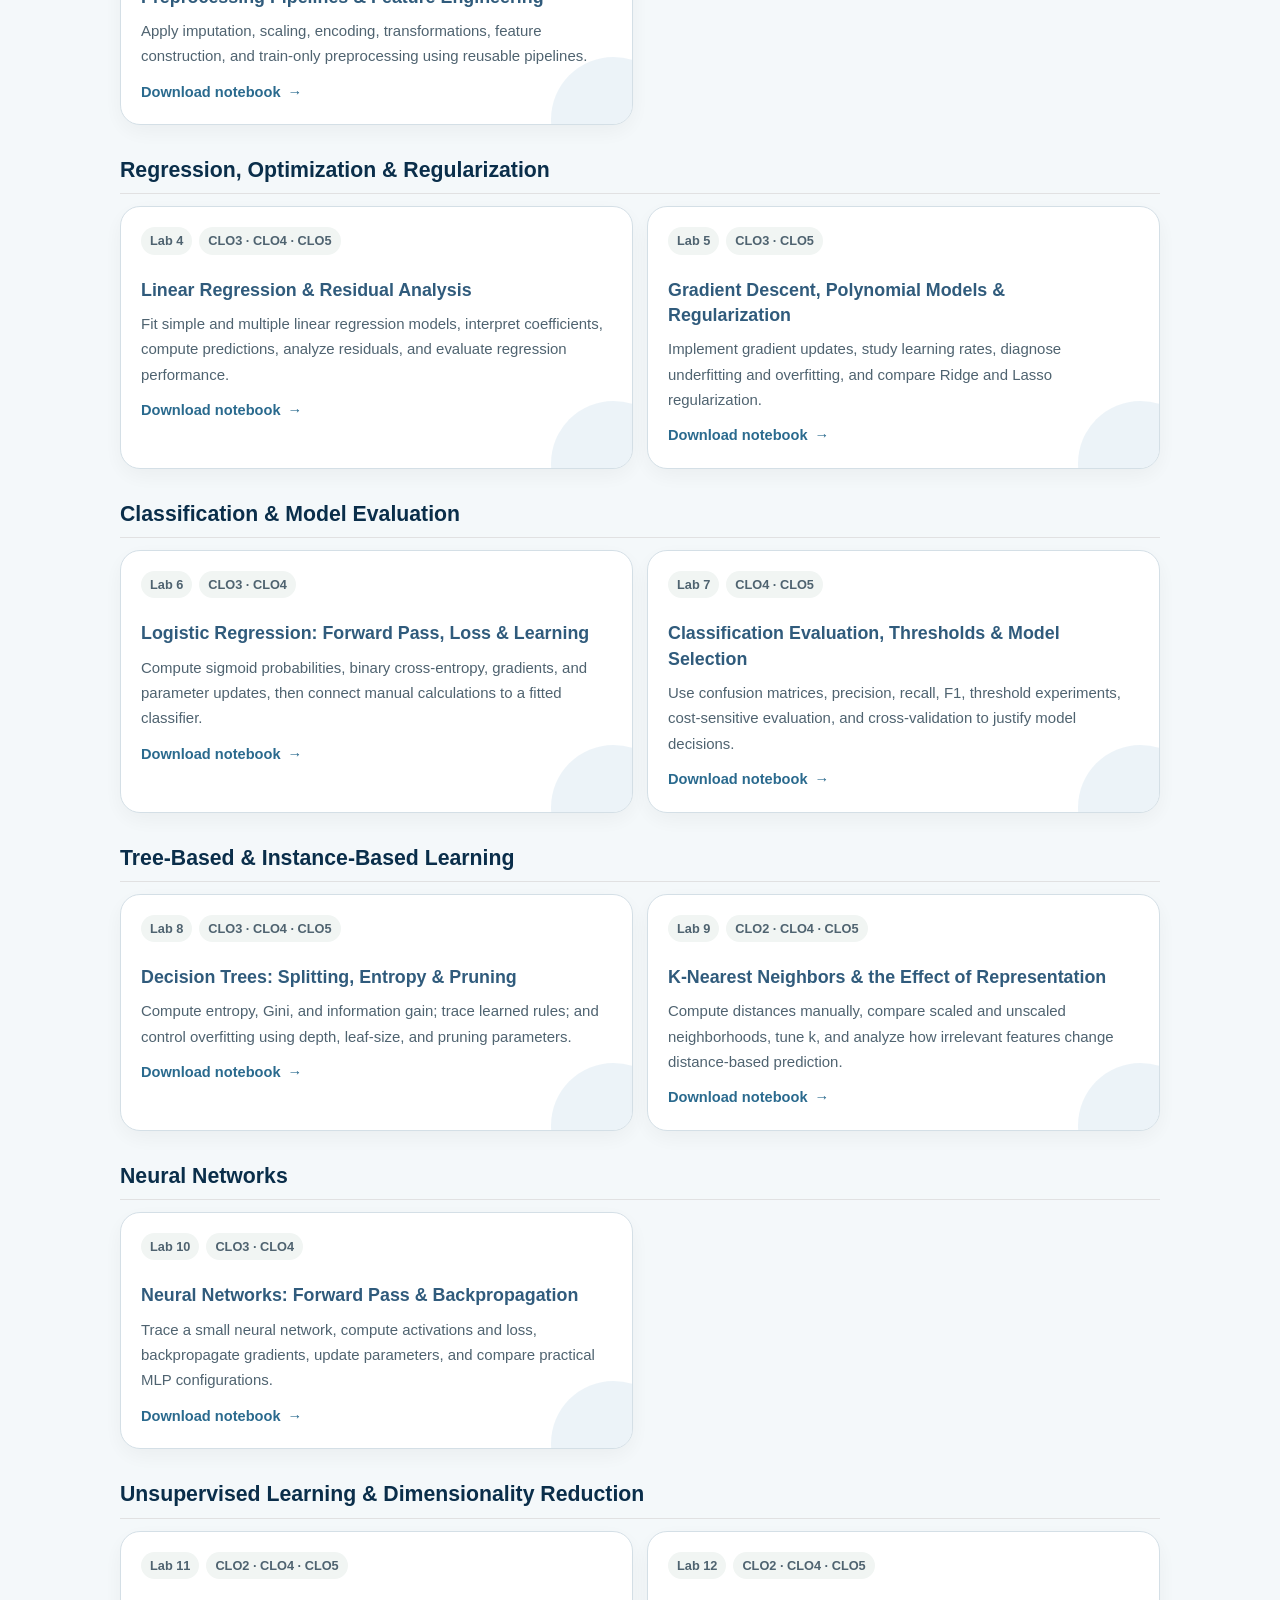
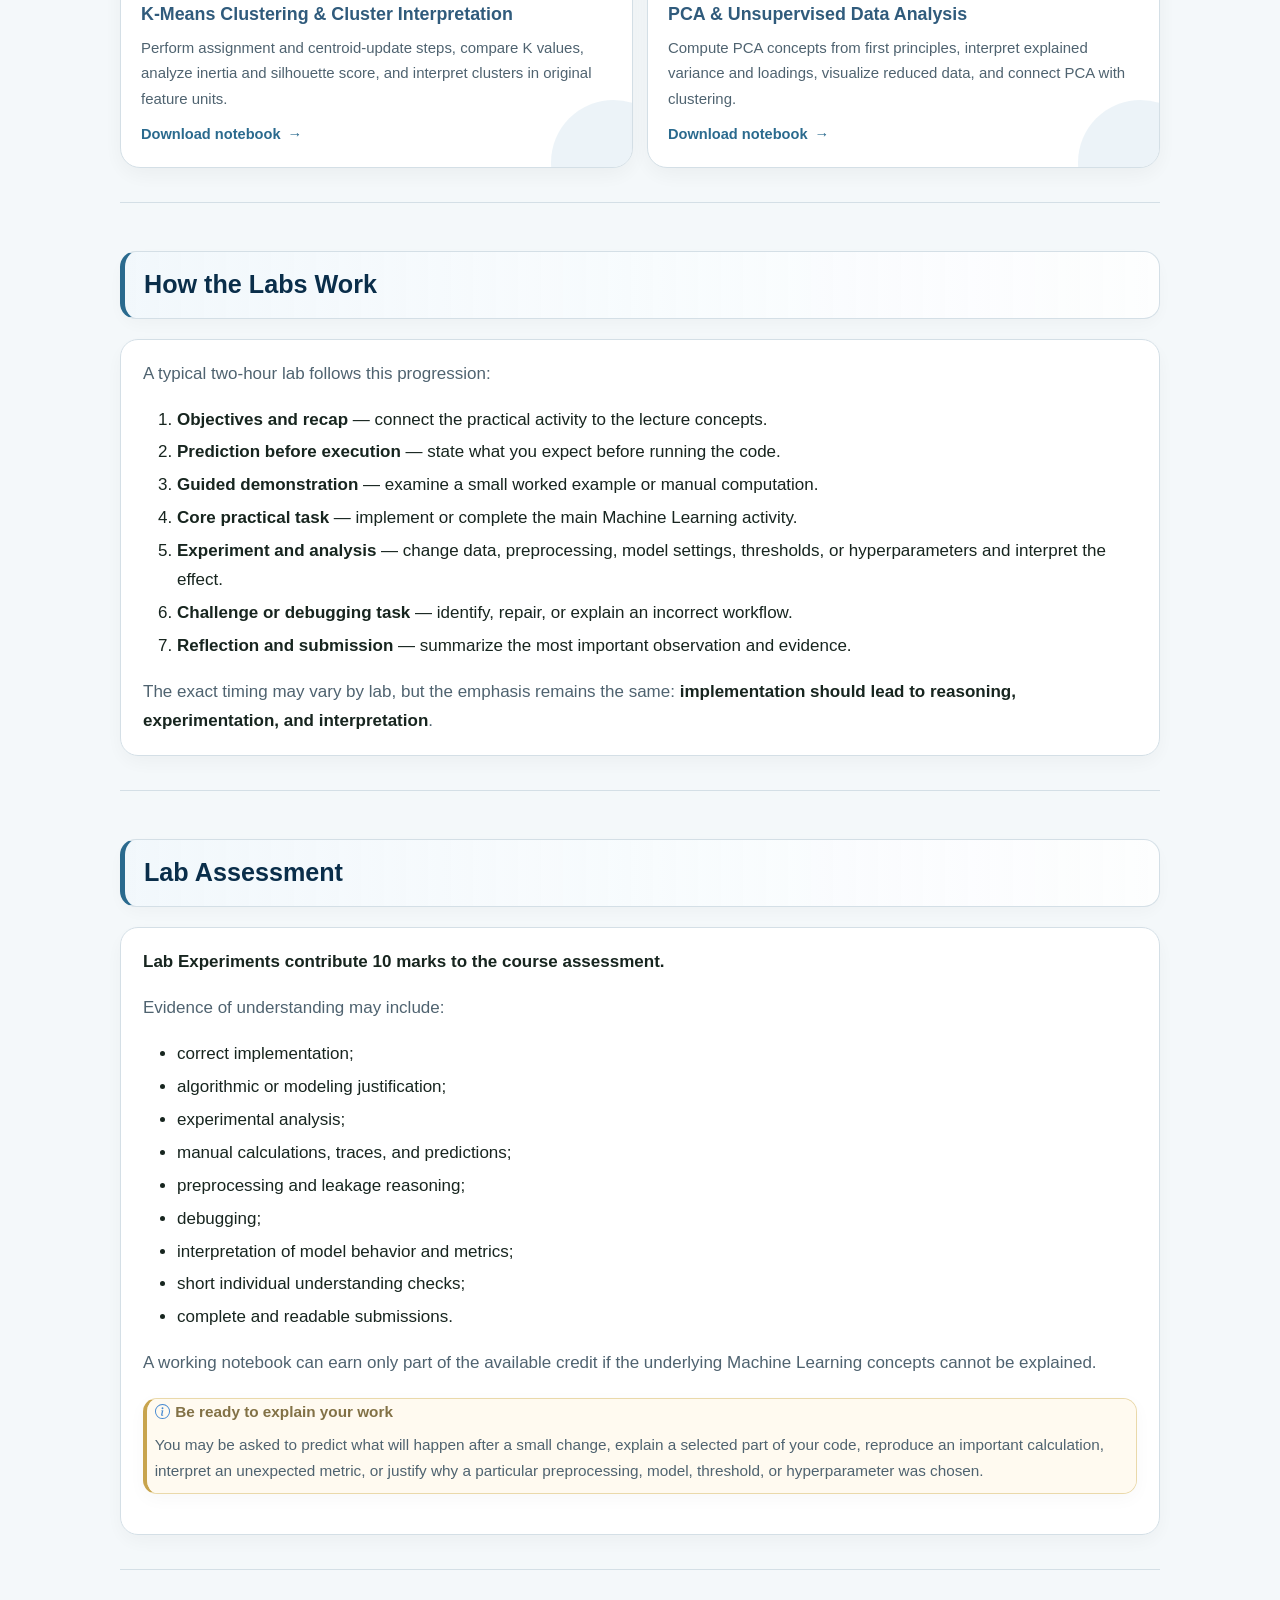
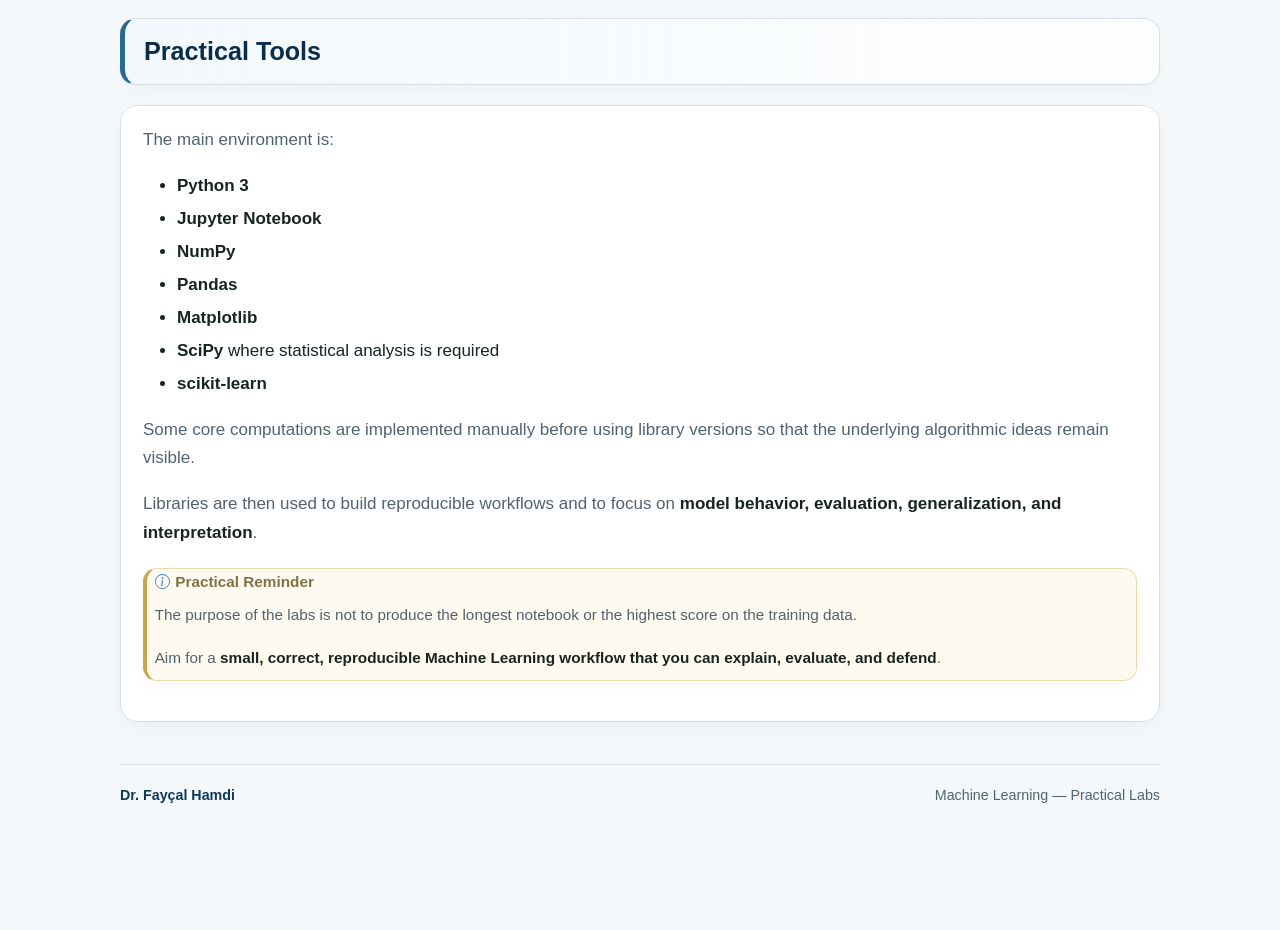
<file: labs/index.html>
<!DOCTYPE html>
<html xmlns="http://www.w3.org/1999/xhtml" lang="en" xml:lang="en" dir="ltr"><head>

<meta charset="utf-8">
<meta name="generator" content="quarto-1.9.38">

<meta name="viewport" content="width=device-width, initial-scale=1.0, user-scalable=yes">


<title>Machine Learning — Practical Labs</title>
<style>
/* Default styles provided by pandoc.
** See https://pandoc.org/MANUAL.html#variables-for-html for config info.
*/
code{white-space: pre-wrap;}
span.smallcaps{font-variant: small-caps;}
div.columns{display: flex; gap: min(4vw, 1.5em);}
div.column{flex: auto; overflow-x: auto;}
div.hanging-indent{margin-left: 1.5em; text-indent: -1.5em;}
ul.task-list{list-style: none;}
ul.task-list li input[type="checkbox"] {
  width: 0.8em;
  margin: 0 0.8em 0.2em -1em; /* quarto-specific, see https://github.com/quarto-dev/quarto-cli/issues/4556 */ 
  vertical-align: middle;
}
</style>


<script src="index_files/libs/clipboard/clipboard.min.js"></script>
<script src="index_files/libs/quarto-html/quarto.js" type="module"></script>
<script src="index_files/libs/quarto-html/tabsets/tabsets.js" type="module"></script>
<script src="index_files/libs/quarto-html/popper.min.js"></script>
<script src="index_files/libs/quarto-html/tippy.umd.min.js"></script>
<script src="index_files/libs/quarto-html/anchor.min.js"></script>
<link href="index_files/libs/quarto-html/tippy.css" rel="stylesheet">
<link href="index_files/libs/quarto-html/quarto-syntax-highlighting-15634bcf2e68342d4ad2dfa704d543f6.css" rel="stylesheet" id="quarto-text-highlighting-styles">
<script src="index_files/libs/bootstrap/bootstrap.min.js"></script>
<link href="index_files/libs/bootstrap/bootstrap-icons.css" rel="stylesheet">
<link href="index_files/libs/bootstrap/bootstrap-2244a62d8207ad721db1ea9f3e48a014.min.css" rel="stylesheet" append-hash="true" id="quarto-bootstrap" data-mode="light">
<style>html{ scroll-behavior: smooth; }</style>


</head>

<body class="quarto-light">

<div id="quarto-content" class="page-columns page-rows-contents page-layout-full">

<main class="content column-page" id="quarto-document-content">

<header id="title-block-header" class="quarto-title-block default">
<div class="quarto-title">
<h1 class="title">Machine Learning — Practical Labs</h1>
</div>



<div class="quarto-title-meta column-page">

    
  
    
  </div>
  


</header>


<div class="iu-course iu-subpage">

  <header class="iu-page-hero iu-page-hero--labs">
    <div class="iu-page-hero__nav">
      <a class="iu-back-link" href="../">← Course home</a>
      <span class="iu-page-hero__label">Practical Labs</span>
    </div>

    <div class="iu-page-hero__main iu-page-hero__main--no-logo">
      <div>
        <div class="iu-eyebrow">Machine Learning</div>
        <h1>Practical Labs</h1>
        <p class="iu-page-hero__subtitle">
          Hands-on activities that connect Machine Learning concepts with data analysis,
          implementation, experimentation, model evaluation, debugging, and interpretation.
        </p>

        <div class="iu-instructor">
          <strong>Dr. Fayçal Hamdi</strong>
          <span>Faculty of Computer and Information Systems</span>
        </div>
      </div>
    </div>

    <div class="iu-page-meta-grid">
      <div class="iu-page-meta-card">
        <strong>12 labs</strong>
        <span>Core practical sequence</span>
      </div>
      <div class="iu-page-meta-card">
        <strong>2 hours</strong>
        <span>Typical lab duration</span>
      </div>
      <div class="iu-page-meta-card">
        <strong>CLO1–CLO5</strong>
        <span>Coverage across the semester</span>
      </div>
    </div>
  </header>

  <nav class="project-quicknav" aria-label="Lab navigation">
    <span class="project-quicknav__label">Lab guide</span>
    <a href="#overview">Overview</a>
    <a href="#sequence">Lab sequence</a>
    <a href="#workflow">How labs work</a>
    <a href="#assessment">Assessment</a>
    <a href="#tools">Tools</a>
  </nav>
</div>
<div class="iu-content-page labs-page">
<section id="overview" class="level2">
<h2 class="anchored" data-anchor-id="overview">Practical Lab Overview</h2>
<div class="iu-section-panel">
<p>The practical labs are designed to turn Machine Learning concepts into <strong>observable model behavior and evidence-based decisions</strong>.</p>
<p>You will not only run algorithms. You will also formulate learning problems, inspect and prepare data, predict model behavior before execution, perform important calculations manually, compare alternative models and hyperparameters, diagnose errors, evaluate generalization, and explain why particular results occur.</p>
<p>Across the semester, the labs progress from Machine Learning foundations and data preparation to regression, classification, model evaluation, decision trees, K-Nearest Neighbors, neural networks, clustering, and dimensionality reduction.</p>
<div class="callout callout-style-default callout-important callout-titled">
<div class="callout-header d-flex align-content-center">
<div class="callout-icon-container">
<i class="callout-icon"></i>
</div>
<div class="callout-title-container flex-fill">
<span class="screen-reader-only">Important</span>What matters in the labs
</div>
</div>
<div class="callout-body-container callout-body">
<p>A correct output or high model score is not enough.</p>
<p>You should be able to explain <strong>what the model learned, why a particular preprocessing or modeling decision was made, how the result was evaluated, and what would change if the data, representation, parameter, threshold, or model changed</strong>.</p>
</div>
</div>
</div>
<hr>
</section>
<section id="sequence" class="level1 assignment-part-heading">
<h1 class="assignment-part-heading">Lab Sequence</h1>
<section id="foundations-data-preparation" class="level2">
<h2 class="anchored" data-anchor-id="foundations-data-preparation">Foundations &amp; Data Preparation</h2>
<div class="lab-card-grid">

  <a class="link-card lab-card" href="files/lab1_ml_problem_formulation_splits_baselines.ipynb" download="">
    <div class="link-card__meta">
      <span class="meta-pill">Lab 1</span>
      <span class="meta-pill">CLO1 · CLO5</span>
    </div>
    <h3 class="anchored">ML Problem Formulation, Data Splits &amp; Baselines</h3>
    <p>Identify learning tasks, features and targets; create train-validation-test splits; establish baselines; and diagnose leakage.</p>
    <span class="link-card__action">Download notebook</span>
  </a>

  <a class="link-card lab-card" href="files/lab2_ml_eda_data_quality.ipynb" download="">
    <div class="link-card__meta">
      <span class="meta-pill">Lab 2</span>
      <span class="meta-pill">CLO2</span>
    </div>
    <h3 class="anchored">Exploratory Data Analysis &amp; Data Quality</h3>
    <p>Analyze distributions, quartiles, IQR, outliers, missing values, duplicates, categorical consistency, and basic association.</p>
    <span class="link-card__action">Download notebook</span>
  </a>

  <a class="link-card lab-card" href="files/lab3_ml_preprocessing_pipelines_feature_engineering.ipynb" download="">
    <div class="link-card__meta">
      <span class="meta-pill">Lab 3</span>
      <span class="meta-pill">CLO2</span>
    </div>
    <h3 class="anchored">Preprocessing Pipelines &amp; Feature Engineering</h3>
    <p>Apply imputation, scaling, encoding, transformations, feature construction, and train-only preprocessing using reusable pipelines.</p>
    <span class="link-card__action">Download notebook</span>
  </a>

</div>
</section>
<section id="regression-optimization-regularization" class="level2">
<h2 class="anchored" data-anchor-id="regression-optimization-regularization">Regression, Optimization &amp; Regularization</h2>
<div class="lab-card-grid">

  <a class="link-card lab-card" href="files/lab4_ml_linear_regression_residual_analysis.ipynb" download="">
    <div class="link-card__meta">
      <span class="meta-pill">Lab 4</span>
      <span class="meta-pill">CLO3 · CLO4 · CLO5</span>
    </div>
    <h3 class="anchored">Linear Regression &amp; Residual Analysis</h3>
    <p>Fit simple and multiple linear regression models, interpret coefficients, compute predictions, analyze residuals, and evaluate regression performance.</p>
    <span class="link-card__action">Download notebook</span>
  </a>

  <a class="link-card lab-card" href="files/lab5_ml_gradient_descent_polynomial_regularization.ipynb" download="">
    <div class="link-card__meta">
      <span class="meta-pill">Lab 5</span>
      <span class="meta-pill">CLO3 · CLO5</span>
    </div>
    <h3 class="anchored">Gradient Descent, Polynomial Models &amp; Regularization</h3>
    <p>Implement gradient updates, study learning rates, diagnose underfitting and overfitting, and compare Ridge and Lasso regularization.</p>
    <span class="link-card__action">Download notebook</span>
  </a>

</div>
</section>
<section id="classification-model-evaluation" class="level2">
<h2 class="anchored" data-anchor-id="classification-model-evaluation">Classification &amp; Model Evaluation</h2>
<div class="lab-card-grid">

  <a class="link-card lab-card" href="files/lab6_ml_logistic_regression_forward_loss_learning.ipynb" download="">
    <div class="link-card__meta">
      <span class="meta-pill">Lab 6</span>
      <span class="meta-pill">CLO3 · CLO4</span>
    </div>
    <h3 class="anchored">Logistic Regression: Forward Pass, Loss &amp; Learning</h3>
    <p>Compute sigmoid probabilities, binary cross-entropy, gradients, and parameter updates, then connect manual calculations to a fitted classifier.</p>
    <span class="link-card__action">Download notebook</span>
  </a>

  <a class="link-card lab-card" href="files/lab7_ml_classification_evaluation_thresholds_model_selection.ipynb" download="">
    <div class="link-card__meta">
      <span class="meta-pill">Lab 7</span>
      <span class="meta-pill">CLO4 · CLO5</span>
    </div>
    <h3 class="anchored">Classification Evaluation, Thresholds &amp; Model Selection</h3>
    <p>Use confusion matrices, precision, recall, F1, threshold experiments, cost-sensitive evaluation, and cross-validation to justify model decisions.</p>
    <span class="link-card__action">Download notebook</span>
  </a>

</div>
</section>
<section id="tree-based-instance-based-learning" class="level2">
<h2 class="anchored" data-anchor-id="tree-based-instance-based-learning">Tree-Based &amp; Instance-Based Learning</h2>
<div class="lab-card-grid">

  <a class="link-card lab-card" href="files/lab8_ml_decision_trees_entropy_pruning.ipynb" download="">
    <div class="link-card__meta">
      <span class="meta-pill">Lab 8</span>
      <span class="meta-pill">CLO3 · CLO4 · CLO5</span>
    </div>
    <h3 class="anchored">Decision Trees: Splitting, Entropy &amp; Pruning</h3>
    <p>Compute entropy, Gini, and information gain; trace learned rules; and control overfitting using depth, leaf-size, and pruning parameters.</p>
    <span class="link-card__action">Download notebook</span>
  </a>

  <a class="link-card lab-card" href="files/lab9_ml_knn_representation_scaling.ipynb" download="">
    <div class="link-card__meta">
      <span class="meta-pill">Lab 9</span>
      <span class="meta-pill">CLO2 · CLO4 · CLO5</span>
    </div>
    <h3 class="anchored">K-Nearest Neighbors &amp; the Effect of Representation</h3>
    <p>Compute distances manually, compare scaled and unscaled neighborhoods, tune k, and analyze how irrelevant features change distance-based prediction.</p>
    <span class="link-card__action">Download notebook</span>
  </a>

</div>
</section>
<section id="neural-networks" class="level2">
<h2 class="anchored" data-anchor-id="neural-networks">Neural Networks</h2>
<div class="lab-card-grid">

  <a class="link-card lab-card" href="files/lab10_ml_neural_networks_forward_backpropagation.ipynb" download="">
    <div class="link-card__meta">
      <span class="meta-pill">Lab 10</span>
      <span class="meta-pill">CLO3 · CLO4</span>
    </div>
    <h3 class="anchored">Neural Networks: Forward Pass &amp; Backpropagation</h3>
    <p>Trace a small neural network, compute activations and loss, backpropagate gradients, update parameters, and compare practical MLP configurations.</p>
    <span class="link-card__action">Download notebook</span>
  </a>

</div>
</section>
<section id="unsupervised-learning-dimensionality-reduction" class="level2">
<h2 class="anchored" data-anchor-id="unsupervised-learning-dimensionality-reduction">Unsupervised Learning &amp; Dimensionality Reduction</h2>
<div class="lab-card-grid">

  <a class="link-card lab-card" href="files/lab11_ml_kmeans_clustering_interpretation.ipynb" download="">
    <div class="link-card__meta">
      <span class="meta-pill">Lab 11</span>
      <span class="meta-pill">CLO2 · CLO4 · CLO5</span>
    </div>
    <h3 class="anchored">K-Means Clustering &amp; Cluster Interpretation</h3>
    <p>Perform assignment and centroid-update steps, compare K values, analyze inertia and silhouette score, and interpret clusters in original feature units.</p>
    <span class="link-card__action">Download notebook</span>
  </a>

  <a class="link-card lab-card" href="files/lab12_ml_pca_unsupervised_data_analysis.ipynb" download="">
    <div class="link-card__meta">
      <span class="meta-pill">Lab 12</span>
      <span class="meta-pill">CLO2 · CLO4 · CLO5</span>
    </div>
    <h3 class="anchored">PCA &amp; Unsupervised Data Analysis</h3>
    <p>Compute PCA concepts from first principles, interpret explained variance and loadings, visualize reduced data, and connect PCA with clustering.</p>
    <span class="link-card__action">Download notebook</span>
  </a>

</div>
<hr>
</section>
</section>
<section id="workflow" class="level1 assignment-part-heading">
<h1 class="assignment-part-heading">How the Labs Work</h1>
<div class="iu-section-panel">
<p>A typical two-hour lab follows this progression:</p>
<ol type="1">
<li><strong>Objectives and recap</strong> — connect the practical activity to the lecture concepts.</li>
<li><strong>Prediction before execution</strong> — state what you expect before running the code.</li>
<li><strong>Guided demonstration</strong> — examine a small worked example or manual computation.</li>
<li><strong>Core practical task</strong> — implement or complete the main Machine Learning activity.</li>
<li><strong>Experiment and analysis</strong> — change data, preprocessing, model settings, thresholds, or hyperparameters and interpret the effect.</li>
<li><strong>Challenge or debugging task</strong> — identify, repair, or explain an incorrect workflow.</li>
<li><strong>Reflection and submission</strong> — summarize the most important observation and evidence.</li>
</ol>
<p>The exact timing may vary by lab, but the emphasis remains the same: <strong>implementation should lead to reasoning, experimentation, and interpretation</strong>.</p>
</div>
<hr>
</section>
<section id="assessment" class="level1 assignment-part-heading">
<h1 class="assignment-part-heading">Lab Assessment</h1>
<div class="iu-section-panel">
<p><strong>Lab Experiments contribute 10 marks to the course assessment.</strong></p>
<p>Evidence of understanding may include:</p>
<ul>
<li>correct implementation;</li>
<li>algorithmic or modeling justification;</li>
<li>experimental analysis;</li>
<li>manual calculations, traces, and predictions;</li>
<li>preprocessing and leakage reasoning;</li>
<li>debugging;</li>
<li>interpretation of model behavior and metrics;</li>
<li>short individual understanding checks;</li>
<li>complete and readable submissions.</li>
</ul>
<p>A working notebook can earn only part of the available credit if the underlying Machine Learning concepts cannot be explained.</p>
<div class="callout callout-style-default callout-note callout-titled">
<div class="callout-header d-flex align-content-center">
<div class="callout-icon-container">
<i class="callout-icon"></i>
</div>
<div class="callout-title-container flex-fill">
<span class="screen-reader-only">Note</span>Be ready to explain your work
</div>
</div>
<div class="callout-body-container callout-body">
<p>You may be asked to predict what will happen after a small change, explain a selected part of your code, reproduce an important calculation, interpret an unexpected metric, or justify why a particular preprocessing, model, threshold, or hyperparameter was chosen.</p>
</div>
</div>
</div>
<hr>
</section>
<section id="tools" class="level1 assignment-part-heading">
<h1 class="assignment-part-heading">Practical Tools</h1>
<div class="iu-section-panel">
<p>The main environment is:</p>
<ul>
<li><strong>Python 3</strong></li>
<li><strong>Jupyter Notebook</strong></li>
<li><strong>NumPy</strong></li>
<li><strong>Pandas</strong></li>
<li><strong>Matplotlib</strong></li>
<li><strong>SciPy</strong> where statistical analysis is required</li>
<li><strong>scikit-learn</strong></li>
</ul>
<p>Some core computations are implemented manually before using library versions so that the underlying algorithmic ideas remain visible.</p>
<p>Libraries are then used to build reproducible workflows and to focus on <strong>model behavior, evaluation, generalization, and interpretation</strong>.</p>
<div class="callout callout-style-default callout-note callout-titled">
<div class="callout-header d-flex align-content-center">
<div class="callout-icon-container">
<i class="callout-icon"></i>
</div>
<div class="callout-title-container flex-fill">
<span class="screen-reader-only">Note</span>Practical Reminder
</div>
</div>
<div class="callout-body-container callout-body">
<p>The purpose of the labs is not to produce the longest notebook or the highest score on the training data.</p>
<p>Aim for a <strong>small, correct, reproducible Machine Learning workflow that you can explain, evaluate, and defend</strong>.</p>
</div>
</div>
</div>
</section>
</div>
<div class="iu-course">
  <footer class="iu-footer iu-subpage-footer">
    <div class="iu-footer__main">
      <span><strong>Dr. Fayçal Hamdi</strong></span>
      <span>Machine Learning — Practical Labs</span>
    </div>
  </footer>
</div>

</main>
<!-- /main column -->
<script id="quarto-html-after-body" type="application/javascript">
  window.document.addEventListener("DOMContentLoaded", function (event) {
    const icon = "";
    const anchorJS = new window.AnchorJS();
    anchorJS.options = {
      placement: 'right',
      icon: icon
    };
    anchorJS.add('.anchored');
    const isCodeAnnotation = (el) => {
      for (const clz of el.classList) {
        if (clz.startsWith('code-annotation-')) {                     
          return true;
        }
      }
      return false;
    }
    const onCopySuccess = function(e) {
      // button target
      const button = e.trigger;
      // don't keep focus
      button.blur();
      // flash "checked"
      button.classList.add('code-copy-button-checked');
      var currentTitle = button.getAttribute("title");
      button.setAttribute("title", "Copied!");
      let tooltip;
      if (window.bootstrap) {
        button.setAttribute("data-bs-toggle", "tooltip");
        button.setAttribute("data-bs-placement", "left");
        button.setAttribute("data-bs-title", "Copied!");
        tooltip = new bootstrap.Tooltip(button, 
          { trigger: "manual", 
            customClass: "code-copy-button-tooltip",
            offset: [0, -8]});
        tooltip.show();    
      }
      setTimeout(function() {
        if (tooltip) {
          tooltip.hide();
          button.removeAttribute("data-bs-title");
          button.removeAttribute("data-bs-toggle");
          button.removeAttribute("data-bs-placement");
        }
        button.setAttribute("title", currentTitle);
        button.classList.remove('code-copy-button-checked');
      }, 1000);
      // clear code selection
      e.clearSelection();
    }
    const getTextToCopy = function(trigger) {
      const outerScaffold = trigger.parentElement.cloneNode(true);
      const codeEl = outerScaffold.querySelector('code');
      for (const childEl of codeEl.children) {
        if (isCodeAnnotation(childEl)) {
          childEl.remove();
        }
      }
      return codeEl.innerText;
    }
    const clipboard = new window.ClipboardJS('.code-copy-button:not([data-in-quarto-modal])', {
      text: getTextToCopy
    });
    clipboard.on('success', onCopySuccess);
    if (window.document.getElementById('quarto-embedded-source-code-modal')) {
      const clipboardModal = new window.ClipboardJS('.code-copy-button[data-in-quarto-modal]', {
        text: getTextToCopy,
        container: window.document.getElementById('quarto-embedded-source-code-modal')
      });
      clipboardModal.on('success', onCopySuccess);
    }
      var localhostRegex = new RegExp(/^(?:http|https):\/\/localhost\:?[0-9]*\//);
      var mailtoRegex = new RegExp(/^mailto:/);
        var filterRegex = new RegExp('/' + window.location.host + '/');
      var isInternal = (href) => {
          return filterRegex.test(href) || localhostRegex.test(href) || mailtoRegex.test(href);
      }
      // Inspect non-navigation links and adorn them if external
     var links = window.document.querySelectorAll('a[href]:not(.nav-link):not(.navbar-brand):not(.toc-action):not(.sidebar-link):not(.sidebar-item-toggle):not(.pagination-link):not(.no-external):not([aria-hidden]):not(.dropdown-item):not(.quarto-navigation-tool):not(.about-link)');
      for (var i=0; i<links.length; i++) {
        const link = links[i];
        if (!isInternal(link.href)) {
          // undo the damage that might have been done by quarto-nav.js in the case of
          // links that we want to consider external
          if (link.dataset.originalHref !== undefined) {
            link.href = link.dataset.originalHref;
          }
        }
      }
    function tippyHover(el, contentFn, onTriggerFn, onUntriggerFn) {
      const config = {
        allowHTML: true,
        maxWidth: 500,
        delay: 100,
        arrow: false,
        appendTo: function(el) {
            return el.parentElement;
        },
        interactive: true,
        interactiveBorder: 10,
        theme: 'quarto',
        placement: 'bottom-start',
      };
      if (contentFn) {
        config.content = contentFn;
      }
      if (onTriggerFn) {
        config.onTrigger = onTriggerFn;
      }
      if (onUntriggerFn) {
        config.onUntrigger = onUntriggerFn;
      }
      window.tippy(el, config); 
    }
    const noterefs = window.document.querySelectorAll('a[role="doc-noteref"]');
    for (var i=0; i<noterefs.length; i++) {
      const ref = noterefs[i];
      tippyHover(ref, function() {
        // use id or data attribute instead here
        let href = ref.getAttribute('data-footnote-href') || ref.getAttribute('href');
        try { href = new URL(href).hash; } catch {}
        const id = href.replace(/^#\/?/, "");
        const note = window.document.getElementById(id);
        if (note) {
          return note.innerHTML;
        } else {
          return "";
        }
      });
    }
    const xrefs = window.document.querySelectorAll('a.quarto-xref');
    const processXRef = (id, note) => {
      // Strip column container classes
      const stripColumnClz = (el) => {
        el.classList.remove("page-full", "page-columns");
        if (el.children) {
          for (const child of el.children) {
            stripColumnClz(child);
          }
        }
      }
      stripColumnClz(note)
      if (id === null || id.startsWith('sec-')) {
        // Special case sections, only their first couple elements
        const container = document.createElement("div");
        if (note.children && note.children.length > 2) {
          container.appendChild(note.children[0].cloneNode(true));
          for (let i = 1; i < note.children.length; i++) {
            const child = note.children[i];
            if (child.tagName === "P" && child.innerText === "") {
              continue;
            } else {
              container.appendChild(child.cloneNode(true));
              break;
            }
          }
          if (window.Quarto?.typesetMath) {
            window.Quarto.typesetMath(container);
          }
          return container.innerHTML
        } else {
          if (window.Quarto?.typesetMath) {
            window.Quarto.typesetMath(note);
          }
          return note.innerHTML;
        }
      } else {
        // Remove any anchor links if they are present
        const anchorLink = note.querySelector('a.anchorjs-link');
        if (anchorLink) {
          anchorLink.remove();
        }
        if (window.Quarto?.typesetMath) {
          window.Quarto.typesetMath(note);
        }
        if (note.classList.contains("callout")) {
          return note.outerHTML;
        } else {
          return note.innerHTML;
        }
      }
    }
    for (var i=0; i<xrefs.length; i++) {
      const xref = xrefs[i];
      tippyHover(xref, undefined, function(instance) {
        instance.disable();
        let url = xref.getAttribute('href');
        let hash = undefined; 
        if (url.startsWith('#')) {
          hash = url;
        } else {
          try { hash = new URL(url).hash; } catch {}
        }
        if (hash) {
          const id = hash.replace(/^#\/?/, "");
          const note = window.document.getElementById(id);
          if (note !== null) {
            try {
              const html = processXRef(id, note.cloneNode(true));
              instance.setContent(html);
            } finally {
              instance.enable();
              instance.show();
            }
          } else {
            // See if we can fetch this
            fetch(url.split('#')[0])
            .then(res => res.text())
            .then(html => {
              const parser = new DOMParser();
              const htmlDoc = parser.parseFromString(html, "text/html");
              const note = htmlDoc.getElementById(id);
              if (note !== null) {
                const html = processXRef(id, note);
                instance.setContent(html);
              } 
            }).finally(() => {
              instance.enable();
              instance.show();
            });
          }
        } else {
          // See if we can fetch a full url (with no hash to target)
          // This is a special case and we should probably do some content thinning / targeting
          fetch(url)
          .then(res => res.text())
          .then(html => {
            const parser = new DOMParser();
            const htmlDoc = parser.parseFromString(html, "text/html");
            const note = htmlDoc.querySelector('main.content');
            if (note !== null) {
              // This should only happen for chapter cross references
              // (since there is no id in the URL)
              // remove the first header
              if (note.children.length > 0 && note.children[0].tagName === "HEADER") {
                note.children[0].remove();
              }
              const html = processXRef(null, note);
              instance.setContent(html);
            } 
          }).finally(() => {
            instance.enable();
            instance.show();
          });
        }
      }, function(instance) {
      });
    }
        let selectedAnnoteEl;
        const selectorForAnnotation = ( cell, annotation) => {
          let cellAttr = 'data-code-cell="' + cell + '"';
          let lineAttr = 'data-code-annotation="' +  annotation + '"';
          const selector = 'span[' + cellAttr + '][' + lineAttr + ']';
          return selector;
        }
        const selectCodeLines = (annoteEl) => {
          const doc = window.document;
          const targetCell = annoteEl.getAttribute("data-target-cell");
          const targetAnnotation = annoteEl.getAttribute("data-target-annotation");
          const annoteSpan = window.document.querySelector(selectorForAnnotation(targetCell, targetAnnotation));
          const lines = annoteSpan.getAttribute("data-code-lines").split(",");
          const lineIds = lines.map((line) => {
            return targetCell + "-" + line;
          })
          let top = null;
          let height = null;
          let parent = null;
          if (lineIds.length > 0) {
              //compute the position of the single el (top and bottom and make a div)
              const el = window.document.getElementById(lineIds[0]);
              top = el.offsetTop;
              height = el.offsetHeight;
              parent = el.parentElement.parentElement;
            if (lineIds.length > 1) {
              const lastEl = window.document.getElementById(lineIds[lineIds.length - 1]);
              const bottom = lastEl.offsetTop + lastEl.offsetHeight;
              height = bottom - top;
            }
            if (top !== null && height !== null && parent !== null) {
              // cook up a div (if necessary) and position it 
              let div = window.document.getElementById("code-annotation-line-highlight");
              if (div === null) {
                div = window.document.createElement("div");
                div.setAttribute("id", "code-annotation-line-highlight");
                div.style.position = 'absolute';
                parent.appendChild(div);
              }
              div.style.top = top - 2 + "px";
              div.style.height = height + 4 + "px";
              div.style.left = 0;
              let gutterDiv = window.document.getElementById("code-annotation-line-highlight-gutter");
              if (gutterDiv === null) {
                gutterDiv = window.document.createElement("div");
                gutterDiv.setAttribute("id", "code-annotation-line-highlight-gutter");
                gutterDiv.style.position = 'absolute';
                const codeCell = window.document.getElementById(targetCell);
                const gutter = codeCell.querySelector('.code-annotation-gutter');
                gutter.appendChild(gutterDiv);
              }
              gutterDiv.style.top = top - 2 + "px";
              gutterDiv.style.height = height + 4 + "px";
            }
            selectedAnnoteEl = annoteEl;
          }
        };
        const unselectCodeLines = () => {
          const elementsIds = ["code-annotation-line-highlight", "code-annotation-line-highlight-gutter"];
          elementsIds.forEach((elId) => {
            const div = window.document.getElementById(elId);
            if (div) {
              div.remove();
            }
          });
          selectedAnnoteEl = undefined;
        };
          // Handle positioning of the toggle
      window.addEventListener(
        "resize",
        throttle(() => {
          elRect = undefined;
          if (selectedAnnoteEl) {
            selectCodeLines(selectedAnnoteEl);
          }
        }, 10)
      );
      function throttle(fn, ms) {
      let throttle = false;
      let timer;
        return (...args) => {
          if(!throttle) { // first call gets through
              fn.apply(this, args);
              throttle = true;
          } else { // all the others get throttled
              if(timer) clearTimeout(timer); // cancel #2
              timer = setTimeout(() => {
                fn.apply(this, args);
                timer = throttle = false;
              }, ms);
          }
        };
      }
        // Attach click handler to the DT
        const annoteDls = window.document.querySelectorAll('dt[data-target-cell]');
        for (const annoteDlNode of annoteDls) {
          annoteDlNode.addEventListener('click', (event) => {
            const clickedEl = event.target;
            if (clickedEl !== selectedAnnoteEl) {
              unselectCodeLines();
              const activeEl = window.document.querySelector('dt[data-target-cell].code-annotation-active');
              if (activeEl) {
                activeEl.classList.remove('code-annotation-active');
              }
              selectCodeLines(clickedEl);
              clickedEl.classList.add('code-annotation-active');
            } else {
              // Unselect the line
              unselectCodeLines();
              clickedEl.classList.remove('code-annotation-active');
            }
          });
        }
    const findCites = (el) => {
      const parentEl = el.parentElement;
      if (parentEl) {
        const cites = parentEl.dataset.cites;
        if (cites) {
          return {
            el,
            cites: cites.split(' ')
          };
        } else {
          return findCites(el.parentElement)
        }
      } else {
        return undefined;
      }
    };
    var bibliorefs = window.document.querySelectorAll('a[role="doc-biblioref"]');
    for (var i=0; i<bibliorefs.length; i++) {
      const ref = bibliorefs[i];
      const citeInfo = findCites(ref);
      if (citeInfo) {
        tippyHover(citeInfo.el, function() {
          var popup = window.document.createElement('div');
          citeInfo.cites.forEach(function(cite) {
            var citeDiv = window.document.createElement('div');
            citeDiv.classList.add('hanging-indent');
            citeDiv.classList.add('csl-entry');
            var biblioDiv = window.document.getElementById('ref-' + cite);
            if (biblioDiv) {
              citeDiv.innerHTML = biblioDiv.innerHTML;
            }
            popup.appendChild(citeDiv);
          });
          return popup.innerHTML;
        });
      }
    }
  });
  </script>
</div> <!-- /content -->




<script src="index_files/libs/quarto-html/zenscroll-min.js"></script>
</body></html>
</file>
<file: index_files/libs/quarto-html/tippy.css>
.tippy-box[data-animation=fade][data-state=hidden]{opacity:0}[data-tippy-root]{max-width:calc(100vw - 10px)}.tippy-box{position:relative;background-color:#333;color:#fff;border-radius:4px;font-size:14px;line-height:1.4;white-space:normal;outline:0;transition-property:transform,visibility,opacity}.tippy-box[data-placement^=top]>.tippy-arrow{bottom:0}.tippy-box[data-placement^=top]>.tippy-arrow:before{bottom:-7px;left:0;border-width:8px 8px 0;border-top-color:initial;transform-origin:center top}.tippy-box[data-placement^=bottom]>.tippy-arrow{top:0}.tippy-box[data-placement^=bottom]>.tippy-arrow:before{top:-7px;left:0;border-width:0 8px 8px;border-bottom-color:initial;transform-origin:center bottom}.tippy-box[data-placement^=left]>.tippy-arrow{right:0}.tippy-box[data-placement^=left]>.tippy-arrow:before{border-width:8px 0 8px 8px;border-left-color:initial;right:-7px;transform-origin:center left}.tippy-box[data-placement^=right]>.tippy-arrow{left:0}.tippy-box[data-placement^=right]>.tippy-arrow:before{left:-7px;border-width:8px 8px 8px 0;border-right-color:initial;transform-origin:center right}.tippy-box[data-inertia][data-state=visible]{transition-timing-function:cubic-bezier(.54,1.5,.38,1.11)}.tippy-arrow{width:16px;height:16px;color:#333}.tippy-arrow:before{content:"";position:absolute;border-color:transparent;border-style:solid}.tippy-content{position:relative;padding:5px 9px;z-index:1}
</file>
<file: index_files/libs/quarto-html/quarto-syntax-highlighting-15634bcf2e68342d4ad2dfa704d543f6.css>
/* quarto syntax highlight colors */
:root {
  --quarto-hl-ot-color: #003B4F;
  --quarto-hl-at-color: #657422;
  --quarto-hl-ss-color: #20794D;
  --quarto-hl-an-color: #5E5E5E;
  --quarto-hl-fu-color: #4758AB;
  --quarto-hl-st-color: #20794D;
  --quarto-hl-cf-color: #003B4F;
  --quarto-hl-op-color: #5E5E5E;
  --quarto-hl-er-color: #AD0000;
  --quarto-hl-bn-color: #AD0000;
  --quarto-hl-al-color: #AD0000;
  --quarto-hl-va-color: #111111;
  --quarto-hl-bu-color: inherit;
  --quarto-hl-ex-color: inherit;
  --quarto-hl-pp-color: #AD0000;
  --quarto-hl-in-color: #5E5E5E;
  --quarto-hl-vs-color: #20794D;
  --quarto-hl-wa-color: #5E5E5E;
  --quarto-hl-do-color: #5E5E5E;
  --quarto-hl-im-color: #00769E;
  --quarto-hl-ch-color: #20794D;
  --quarto-hl-dt-color: #AD0000;
  --quarto-hl-fl-color: #AD0000;
  --quarto-hl-co-color: #5E5E5E;
  --quarto-hl-cv-color: #5E5E5E;
  --quarto-hl-cn-color: #8f5902;
  --quarto-hl-sc-color: #5E5E5E;
  --quarto-hl-dv-color: #AD0000;
  --quarto-hl-kw-color: #003B4F;
}

/* other quarto variables */
:root {
  --quarto-font-monospace: SFMono-Regular, Menlo, Monaco, Consolas, "Liberation Mono", "Courier New", monospace;
}

/* syntax highlight based on Pandoc's rules */
pre > code.sourceCode > span {
  color: #003B4F;
}

code.sourceCode > span {
  color: #003B4F;
}

div.sourceCode,
div.sourceCode pre.sourceCode {
  color: #003B4F;
}

/* Normal */
code span {
  color: #003B4F;
}

/* Alert */
code span.al {
  color: #AD0000;
  font-style: inherit;
}

/* Annotation */
code span.an {
  color: #5E5E5E;
  font-style: inherit;
}

/* Attribute */
code span.at {
  color: #657422;
  font-style: inherit;
}

/* BaseN */
code span.bn {
  color: #AD0000;
  font-style: inherit;
}

/* BuiltIn */
code span.bu {
  font-style: inherit;
}

/* ControlFlow */
code span.cf {
  color: #003B4F;
  font-weight: bold;
  font-style: inherit;
}

/* Char */
code span.ch {
  color: #20794D;
  font-style: inherit;
}

/* Constant */
code span.cn {
  color: #8f5902;
  font-style: inherit;
}

/* Comment */
code span.co {
  color: #5E5E5E;
  font-style: inherit;
}

/* CommentVar */
code span.cv {
  color: #5E5E5E;
  font-style: italic;
}

/* Documentation */
code span.do {
  color: #5E5E5E;
  font-style: italic;
}

/* DataType */
code span.dt {
  color: #AD0000;
  font-style: inherit;
}

/* DecVal */
code span.dv {
  color: #AD0000;
  font-style: inherit;
}

/* Error */
code span.er {
  color: #AD0000;
  font-style: inherit;
}

/* Extension */
code span.ex {
  font-style: inherit;
}

/* Float */
code span.fl {
  color: #AD0000;
  font-style: inherit;
}

/* Function */
code span.fu {
  color: #4758AB;
  font-style: inherit;
}

/* Import */
code span.im {
  color: #00769E;
  font-style: inherit;
}

/* Information */
code span.in {
  color: #5E5E5E;
  font-style: inherit;
}

/* Keyword */
code span.kw {
  color: #003B4F;
  font-weight: bold;
  font-style: inherit;
}

/* Operator */
code span.op {
  color: #5E5E5E;
  font-style: inherit;
}

/* Other */
code span.ot {
  color: #003B4F;
  font-style: inherit;
}

/* Preprocessor */
code span.pp {
  color: #AD0000;
  font-style: inherit;
}

/* SpecialChar */
code span.sc {
  color: #5E5E5E;
  font-style: inherit;
}

/* SpecialString */
code span.ss {
  color: #20794D;
  font-style: inherit;
}

/* String */
code span.st {
  color: #20794D;
  font-style: inherit;
}

/* Variable */
code span.va {
  color: #111111;
  font-style: inherit;
}

/* VerbatimString */
code span.vs {
  color: #20794D;
  font-style: inherit;
}

/* Warning */
code span.wa {
  color: #5E5E5E;
  font-style: italic;
}

.prevent-inlining {
  content: "</";
}

/*# sourceMappingURL=f23921c56f73e400b49028c9186a1aa0.css.map */
</file>
<file: labs/index_files/libs/quarto-html/tippy.css>
.tippy-box[data-animation=fade][data-state=hidden]{opacity:0}[data-tippy-root]{max-width:calc(100vw - 10px)}.tippy-box{position:relative;background-color:#333;color:#fff;border-radius:4px;font-size:14px;line-height:1.4;white-space:normal;outline:0;transition-property:transform,visibility,opacity}.tippy-box[data-placement^=top]>.tippy-arrow{bottom:0}.tippy-box[data-placement^=top]>.tippy-arrow:before{bottom:-7px;left:0;border-width:8px 8px 0;border-top-color:initial;transform-origin:center top}.tippy-box[data-placement^=bottom]>.tippy-arrow{top:0}.tippy-box[data-placement^=bottom]>.tippy-arrow:before{top:-7px;left:0;border-width:0 8px 8px;border-bottom-color:initial;transform-origin:center bottom}.tippy-box[data-placement^=left]>.tippy-arrow{right:0}.tippy-box[data-placement^=left]>.tippy-arrow:before{border-width:8px 0 8px 8px;border-left-color:initial;right:-7px;transform-origin:center left}.tippy-box[data-placement^=right]>.tippy-arrow{left:0}.tippy-box[data-placement^=right]>.tippy-arrow:before{left:-7px;border-width:8px 8px 8px 0;border-right-color:initial;transform-origin:center right}.tippy-box[data-inertia][data-state=visible]{transition-timing-function:cubic-bezier(.54,1.5,.38,1.11)}.tippy-arrow{width:16px;height:16px;color:#333}.tippy-arrow:before{content:"";position:absolute;border-color:transparent;border-style:solid}.tippy-content{position:relative;padding:5px 9px;z-index:1}
</file>
<file: labs/index_files/libs/quarto-html/quarto-syntax-highlighting-15634bcf2e68342d4ad2dfa704d543f6.css>
/* quarto syntax highlight colors */
:root {
  --quarto-hl-ot-color: #003B4F;
  --quarto-hl-at-color: #657422;
  --quarto-hl-ss-color: #20794D;
  --quarto-hl-an-color: #5E5E5E;
  --quarto-hl-fu-color: #4758AB;
  --quarto-hl-st-color: #20794D;
  --quarto-hl-cf-color: #003B4F;
  --quarto-hl-op-color: #5E5E5E;
  --quarto-hl-er-color: #AD0000;
  --quarto-hl-bn-color: #AD0000;
  --quarto-hl-al-color: #AD0000;
  --quarto-hl-va-color: #111111;
  --quarto-hl-bu-color: inherit;
  --quarto-hl-ex-color: inherit;
  --quarto-hl-pp-color: #AD0000;
  --quarto-hl-in-color: #5E5E5E;
  --quarto-hl-vs-color: #20794D;
  --quarto-hl-wa-color: #5E5E5E;
  --quarto-hl-do-color: #5E5E5E;
  --quarto-hl-im-color: #00769E;
  --quarto-hl-ch-color: #20794D;
  --quarto-hl-dt-color: #AD0000;
  --quarto-hl-fl-color: #AD0000;
  --quarto-hl-co-color: #5E5E5E;
  --quarto-hl-cv-color: #5E5E5E;
  --quarto-hl-cn-color: #8f5902;
  --quarto-hl-sc-color: #5E5E5E;
  --quarto-hl-dv-color: #AD0000;
  --quarto-hl-kw-color: #003B4F;
}

/* other quarto variables */
:root {
  --quarto-font-monospace: SFMono-Regular, Menlo, Monaco, Consolas, "Liberation Mono", "Courier New", monospace;
}

/* syntax highlight based on Pandoc's rules */
pre > code.sourceCode > span {
  color: #003B4F;
}

code.sourceCode > span {
  color: #003B4F;
}

div.sourceCode,
div.sourceCode pre.sourceCode {
  color: #003B4F;
}

/* Normal */
code span {
  color: #003B4F;
}

/* Alert */
code span.al {
  color: #AD0000;
  font-style: inherit;
}

/* Annotation */
code span.an {
  color: #5E5E5E;
  font-style: inherit;
}

/* Attribute */
code span.at {
  color: #657422;
  font-style: inherit;
}

/* BaseN */
code span.bn {
  color: #AD0000;
  font-style: inherit;
}

/* BuiltIn */
code span.bu {
  font-style: inherit;
}

/* ControlFlow */
code span.cf {
  color: #003B4F;
  font-weight: bold;
  font-style: inherit;
}

/* Char */
code span.ch {
  color: #20794D;
  font-style: inherit;
}

/* Constant */
code span.cn {
  color: #8f5902;
  font-style: inherit;
}

/* Comment */
code span.co {
  color: #5E5E5E;
  font-style: inherit;
}

/* CommentVar */
code span.cv {
  color: #5E5E5E;
  font-style: italic;
}

/* Documentation */
code span.do {
  color: #5E5E5E;
  font-style: italic;
}

/* DataType */
code span.dt {
  color: #AD0000;
  font-style: inherit;
}

/* DecVal */
code span.dv {
  color: #AD0000;
  font-style: inherit;
}

/* Error */
code span.er {
  color: #AD0000;
  font-style: inherit;
}

/* Extension */
code span.ex {
  font-style: inherit;
}

/* Float */
code span.fl {
  color: #AD0000;
  font-style: inherit;
}

/* Function */
code span.fu {
  color: #4758AB;
  font-style: inherit;
}

/* Import */
code span.im {
  color: #00769E;
  font-style: inherit;
}

/* Information */
code span.in {
  color: #5E5E5E;
  font-style: inherit;
}

/* Keyword */
code span.kw {
  color: #003B4F;
  font-weight: bold;
  font-style: inherit;
}

/* Operator */
code span.op {
  color: #5E5E5E;
  font-style: inherit;
}

/* Other */
code span.ot {
  color: #003B4F;
  font-style: inherit;
}

/* Preprocessor */
code span.pp {
  color: #AD0000;
  font-style: inherit;
}

/* SpecialChar */
code span.sc {
  color: #5E5E5E;
  font-style: inherit;
}

/* SpecialString */
code span.ss {
  color: #20794D;
  font-style: inherit;
}

/* String */
code span.st {
  color: #20794D;
  font-style: inherit;
}

/* Variable */
code span.va {
  color: #111111;
  font-style: inherit;
}

/* VerbatimString */
code span.vs {
  color: #20794D;
  font-style: inherit;
}

/* Warning */
code span.wa {
  color: #5E5E5E;
  font-style: italic;
}

.prevent-inlining {
  content: "</";
}

/*# sourceMappingURL=f23921c56f73e400b49028c9186a1aa0.css.map */
</file>
